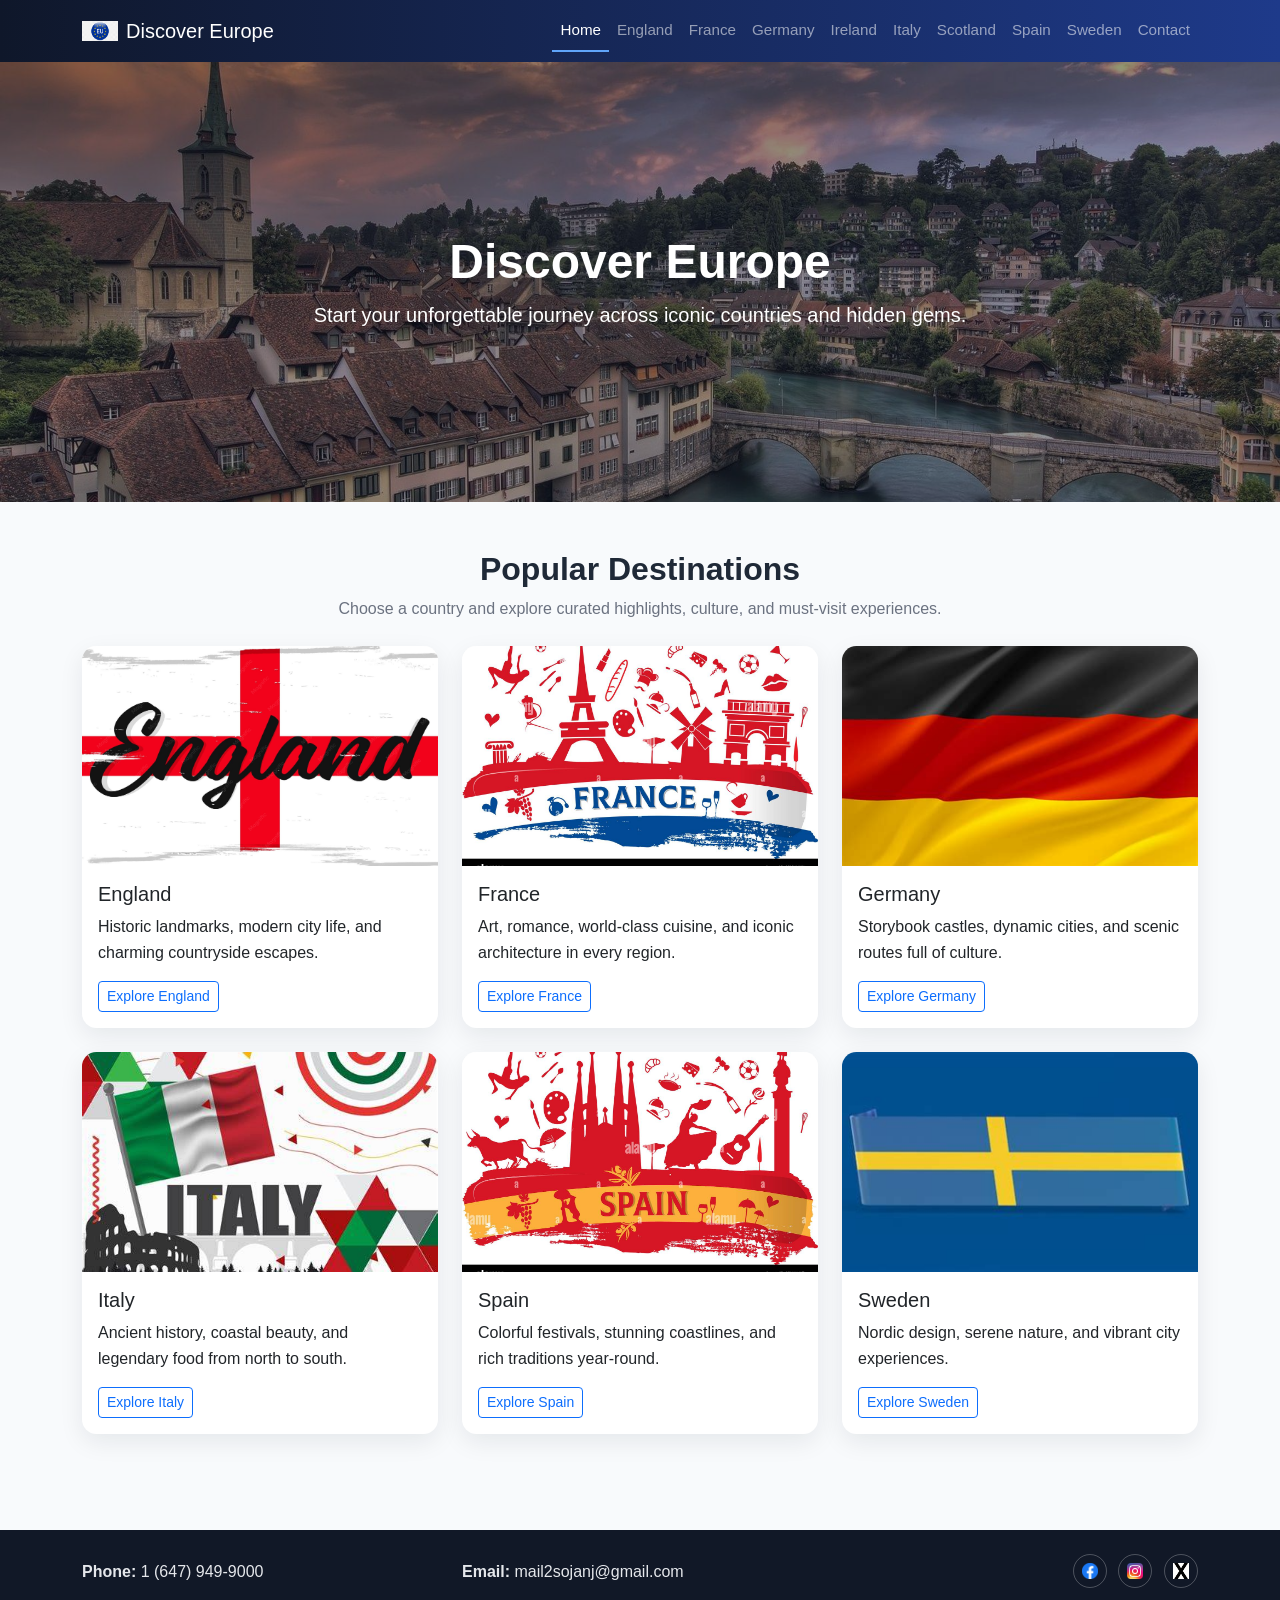
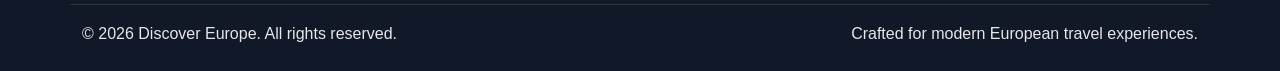
<file: index.html>
<!DOCTYPE html>
<html lang="en">
<head>
  <meta charset="UTF-8">
  <meta name="viewport" content="width=device-width, initial-scale=1.0">
  <title>Discover Europe | Home</title>
  <link href="https://cdn.jsdelivr.net/npm/bootstrap@5.3.3/dist/css/bootstrap.min.css" rel="stylesheet">
  <link rel="stylesheet" href="css/custom.css">
</head>
<body>
  <nav class="navbar navbar-expand-lg navbar-dark site-navbar sticky-top">
    <div class="container">
      <a class="navbar-brand d-flex align-items-center gap-2" href="index.html">
        <img src="./images/logo.png" alt="Discover Europe logo" class="site-logo">
        <span>Discover Europe</span>
      </a>
      <button class="navbar-toggler" type="button" data-bs-toggle="collapse" data-bs-target="#mainNavbar" aria-controls="mainNavbar" aria-expanded="false" aria-label="Toggle navigation">
        <span class="navbar-toggler-icon"></span>
      </button>
      <div class="collapse navbar-collapse" id="mainNavbar">
        <ul class="navbar-nav ms-auto mb-2 mb-lg-0">
          <li class="nav-item"><a class="nav-link active" aria-current="page" href="index.html">Home</a></li>
          <li class="nav-item"><a class="nav-link" href="england.html">England</a></li>
          <li class="nav-item"><a class="nav-link" href="france.html">France</a></li>
          <li class="nav-item"><a class="nav-link" href="germany.html">Germany</a></li>
          <li class="nav-item"><a class="nav-link" href="ireland.html">Ireland</a></li>
          <li class="nav-item"><a class="nav-link" href="italy.html">Italy</a></li>
          <li class="nav-item"><a class="nav-link" href="scotland.html">Scotland</a></li>
          <li class="nav-item"><a class="nav-link" href="spain.html">Spain</a></li>
          <li class="nav-item"><a class="nav-link" href="sweden.html">Sweden</a></li>
          <li class="nav-item"><a class="nav-link" href="contact.html">Contact</a></li>
        </ul>
      </div>
    </div>
  </nav>

  <header class="hero-banner position-relative">
    <img src="./images/banner-home.jpg" class="img-fluid w-100 banner-image" alt="European destinations collage">
    <div class="banner-overlay d-flex align-items-center justify-content-center text-center">
      <div class="container">
        <h1 class="display-5 fw-bold">Discover Europe</h1>
        <p class="lead mb-0">Start your unforgettable journey across iconic countries and hidden gems.</p>
      </div>
    </div>
  </header>

  <main class="py-5">
    <section class="container mb-5">
      <div class="row justify-content-center">
        <div class="col-12 col-lg-10 text-center">
          <h2 class="section-title">Popular Destinations</h2>
          <p class="section-subtitle">Choose a country and explore curated highlights, culture, and must-visit experiences.</p>
        </div>
      </div>
      <div class="row g-4">
        <div class="col-12 col-md-6 col-lg-4">
          <article class="card destination-card h-100">
            <img src="./images/banner-england.jpg" class="card-img-top" alt="England">
            <div class="card-body">
              <h3 class="h5 card-title">England</h3>
              <p class="card-text">Historic landmarks, modern city life, and charming countryside escapes.</p>
              <a href="england.html" class="btn btn-outline-primary btn-sm">Explore England</a>
            </div>
          </article>
        </div>
        <div class="col-12 col-md-6 col-lg-4">
          <article class="card destination-card h-100">
            <img src="./images/banner-france.jpg" class="card-img-top" alt="France">
            <div class="card-body">
              <h3 class="h5 card-title">France</h3>
              <p class="card-text">Art, romance, world-class cuisine, and iconic architecture in every region.</p>
              <a href="france.html" class="btn btn-outline-primary btn-sm">Explore France</a>
            </div>
          </article>
        </div>
        <div class="col-12 col-md-6 col-lg-4">
          <article class="card destination-card h-100">
            <img src="./images/banner-germany.jpg" class="card-img-top" alt="Germany">
            <div class="card-body">
              <h3 class="h5 card-title">Germany</h3>
              <p class="card-text">Storybook castles, dynamic cities, and scenic routes full of culture.</p>
              <a href="germany.html" class="btn btn-outline-primary btn-sm">Explore Germany</a>
            </div>
          </article>
        </div>
        <div class="col-12 col-md-6 col-lg-4">
          <article class="card destination-card h-100">
            <img src="./images/banner-italy.jpg" class="card-img-top" alt="Italy">
            <div class="card-body">
              <h3 class="h5 card-title">Italy</h3>
              <p class="card-text">Ancient history, coastal beauty, and legendary food from north to south.</p>
              <a href="italy.html" class="btn btn-outline-primary btn-sm">Explore Italy</a>
            </div>
          </article>
        </div>
        <div class="col-12 col-md-6 col-lg-4">
          <article class="card destination-card h-100">
            <img src="./images/banner-spain.jpg" class="card-img-top" alt="Spain">
            <div class="card-body">
              <h3 class="h5 card-title">Spain</h3>
              <p class="card-text">Colorful festivals, stunning coastlines, and rich traditions year-round.</p>
              <a href="spain.html" class="btn btn-outline-primary btn-sm">Explore Spain</a>
            </div>
          </article>
        </div>
        <div class="col-12 col-md-6 col-lg-4">
          <article class="card destination-card h-100">
            <img src="./images/banner-sweden.jpg" class="card-img-top" alt="Sweden">
            <div class="card-body">
              <h3 class="h5 card-title">Sweden</h3>
              <p class="card-text">Nordic design, serene nature, and vibrant city experiences.</p>
              <a href="sweden.html" class="btn btn-outline-primary btn-sm">Explore Sweden</a>
            </div>
          </article>
        </div>
      </div>
    </section>
  </main>

  <footer class="site-footer py-4">
    <div class="container">
      <div class="row gy-3 align-items-center footer-top pb-3 mb-3">
        <div class="col-12 col-md-4">
          <strong>Phone:</strong> 1 (647) 949-9000
        </div>
        <div class="col-12 col-md-4">
          <strong>Email:</strong> mail2sojanj@gmail.com
        </div>
        <div class="col-12 col-md-4 text-md-end social-icons">
          <a href="#" aria-label="Facebook"><img src="./icons/facebook.png" alt="Facebook icon"></a>
          <a href="#" aria-label="Instagram"><img src="./icons/instagram.png" alt="Instagram icon"></a>
          <a href="#" aria-label="Twitter"><img src="./icons/twitter.jpg" alt="Twitter icon"></a>
        </div>
      </div>
      <div class="row gy-2 align-items-center footer-bottom">
        <div class="col-12 col-md-6">
          &copy; 2026 Discover Europe. All rights reserved.
        </div>
        <div class="col-12 col-md-6 text-md-end">
          Crafted for modern European travel experiences.
        </div>
      </div>
    </div>
  </footer>

  <script src="https://cdn.jsdelivr.net/npm/bootstrap@5.3.3/dist/js/bootstrap.bundle.min.js"></script>
</body>
</html>
</file>
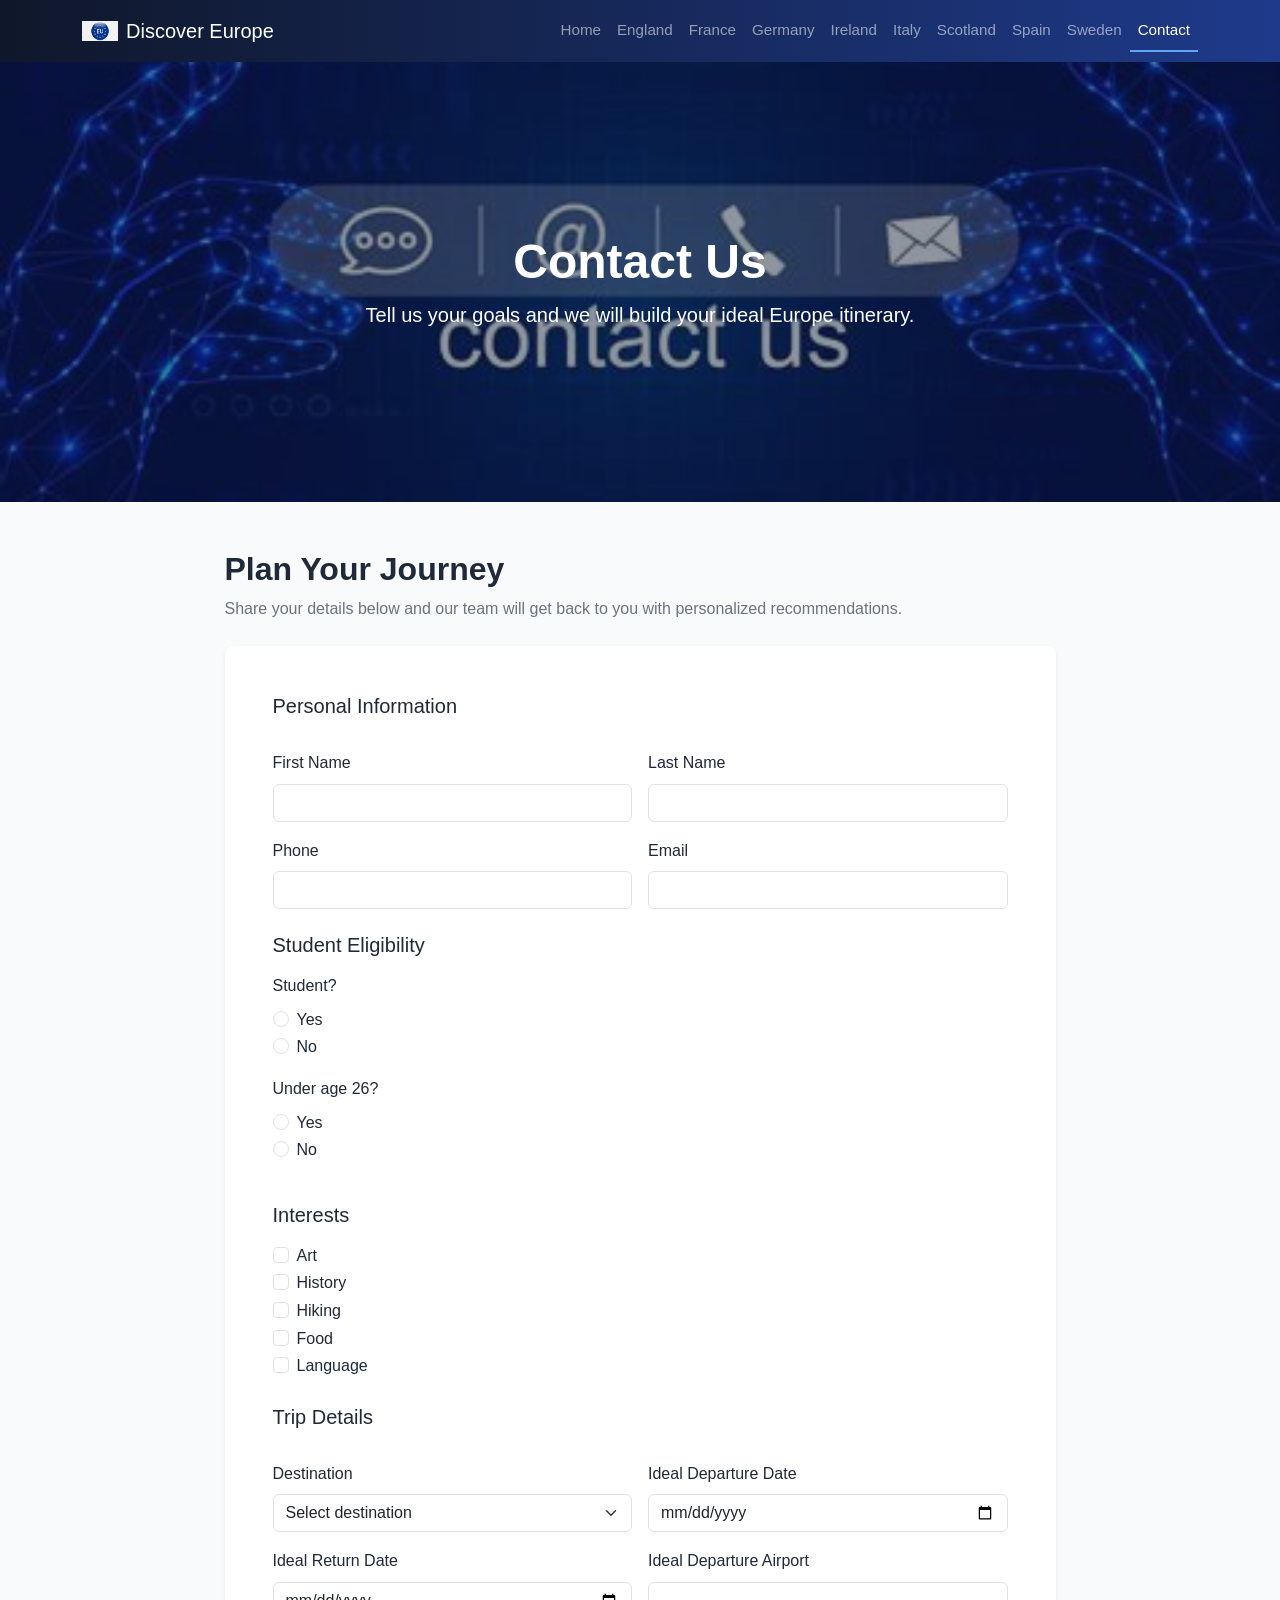
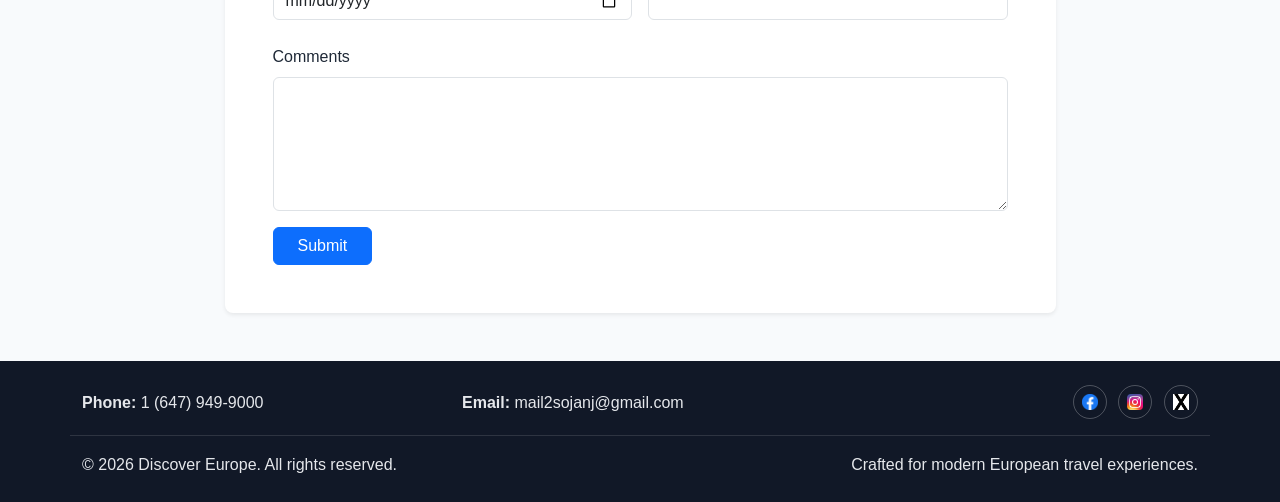
<file: contact.html>
<!DOCTYPE html>
<html lang="en">
<head>
  <meta charset="UTF-8">
  <meta name="viewport" content="width=device-width, initial-scale=1.0">
  <title>Discover Europe | Contact</title>
  <link href="https://cdn.jsdelivr.net/npm/bootstrap@5.3.3/dist/css/bootstrap.min.css" rel="stylesheet">
  <link rel="stylesheet" href="css/custom.css">
  <style>
    :focus {
      outline: 3px solid orange;
      outline-offset: 2px;
    }
  </style>
</head>
<body>
  <nav class="navbar navbar-expand-lg navbar-dark site-navbar sticky-top">
    <div class="container">
      <a class="navbar-brand d-flex align-items-center gap-2" href="index.html">
        <img src="./images/logo.png" alt="Discover Europe logo" class="site-logo">
        <span>Discover Europe</span>
      </a>
      <button class="navbar-toggler" type="button" data-bs-toggle="collapse" data-bs-target="#mainNavbar" aria-controls="mainNavbar" aria-expanded="false" aria-label="Toggle navigation">
        <span class="navbar-toggler-icon"></span>
      </button>
      <div class="collapse navbar-collapse" id="mainNavbar">
        <ul class="navbar-nav ms-auto mb-2 mb-lg-0">
          <li class="nav-item"><a class="nav-link" href="index.html">Home</a></li>
          <li class="nav-item"><a class="nav-link" href="england.html">England</a></li>
          <li class="nav-item"><a class="nav-link" href="france.html">France</a></li>
          <li class="nav-item"><a class="nav-link" href="germany.html">Germany</a></li>
          <li class="nav-item"><a class="nav-link" href="ireland.html">Ireland</a></li>
          <li class="nav-item"><a class="nav-link" href="italy.html">Italy</a></li>
          <li class="nav-item"><a class="nav-link" href="scotland.html">Scotland</a></li>
          <li class="nav-item"><a class="nav-link" href="spain.html">Spain</a></li>
          <li class="nav-item"><a class="nav-link" href="sweden.html">Sweden</a></li>
          <li class="nav-item"><a class="nav-link active" aria-current="page" href="contact.html">Contact</a></li>
        </ul>
      </div>
    </div>
  </nav>

  <header class="hero-banner position-relative">
    <img src="images/banner-contact.jpg" class="img-fluid w-100 banner-image" alt="Traveler planning a Europe trip">
    <div class="banner-overlay d-flex align-items-center justify-content-center text-center">
      <div class="container">
        <h1 class="display-5 fw-bold">Contact Us</h1>
        <p class="lead mb-0">Tell us your goals and we will build your ideal Europe itinerary.</p>
      </div>
    </div>
  </header>

  <main class="py-5">
    <section class="container">
      <div class="row justify-content-center">
        <div class="col-12 col-lg-10 col-xl-9">
          <h2 class="section-title">Plan Your Journey</h2>
          <p class="section-subtitle">Share your details below and our team will get back to you with personalized recommendations.</p>

          <form action="https://formspree.io/f/xkoyboga" method="POST" class="needs-validation contact-form p-4 p-md-5 rounded-3 shadow-sm" novalidate>
            <fieldset class="mb-4">
              <legend class="h5 mb-3">Personal Information</legend>
              <div class="row g-3">
                <div class="col-12 col-md-6">
                  <label for="first_name" class="form-label">First Name</label>
                  <input type="text" class="form-control" id="first_name" name="first_name" autocomplete="given-name" required>
                  <div class="valid-feedback">Looks good.</div>
                  <div class="invalid-feedback">Please enter your first name.</div>
                </div>
                <div class="col-12 col-md-6">
                  <label for="last_name" class="form-label">Last Name</label>
                  <input type="text" class="form-control" id="last_name" name="last_name" autocomplete="family-name" required>
                  <div class="valid-feedback">Looks good.</div>
                  <div class="invalid-feedback">Please enter your last name.</div>
                </div>
                <div class="col-12 col-md-6">
                  <label for="phone" class="form-label">Phone</label>
                  <input type="tel" class="form-control" id="phone" name="phone" autocomplete="tel" pattern="^[0-9+\-\s()]{7,20}$">
                  <div class="valid-feedback">Looks good.</div>
                  <div class="invalid-feedback">Please enter a valid phone number (7-20 digits, symbols allowed: + - ( )).</div>
                </div>
                <div class="col-12 col-md-6">
                  <label for="email" class="form-label">Email</label>
                  <input type="email" class="form-control" id="email" name="email" autocomplete="email" required>
                  <div class="valid-feedback">Looks good.</div>
                  <div class="invalid-feedback">Please enter a valid email address.</div>
                </div>
              </div>
            </fieldset>

            <fieldset class="mb-4">
              <legend class="h5 mb-3">Student Eligibility</legend>
              <div class="mb-3">
                <p class="form-label mb-2" id="student_yn_label">Student?</p>
                <div class="form-check">
                  <input class="form-check-input" type="radio" name="student_yn" id="student_yn_yes" value="Yes" aria-labelledby="student_yn_label" required>
                  <label class="form-check-label" for="student_yn_yes">Yes</label>
                </div>
                <div class="form-check">
                  <input class="form-check-input" type="radio" name="student_yn" id="student_yn_no" value="No" aria-labelledby="student_yn_label" required>
                  <label class="form-check-label" for="student_yn_no">No</label>
                </div>
                <div class="invalid-feedback" id="student_yn_feedback">Please choose an option.</div>
              </div>

              <div class="mb-3">
                <p class="form-label mb-2" id="under_26_label">Under age 26?</p>
                <div class="form-check">
                  <input class="form-check-input" type="radio" name="under_26" id="under_26_yes" value="Yes" aria-labelledby="under_26_label" required>
                  <label class="form-check-label" for="under_26_yes">Yes</label>
                </div>
                <div class="form-check">
                  <input class="form-check-input" type="radio" name="under_26" id="under_26_no" value="No" aria-labelledby="under_26_label" required>
                  <label class="form-check-label" for="under_26_no">No</label>
                </div>
                <div class="invalid-feedback" id="under_26_feedback">Please choose an option.</div>
              </div>
            </fieldset>

            <fieldset class="mb-4">
              <legend class="h5 mb-3">Interests</legend>
              <div class="form-check">
                <input class="form-check-input" type="checkbox" id="art" name="art" value="Art">
                <label class="form-check-label" for="art">Art</label>
              </div>
              <div class="form-check">
                <input class="form-check-input" type="checkbox" id="history" name="history" value="History">
                <label class="form-check-label" for="history">History</label>
              </div>
              <div class="form-check">
                <input class="form-check-input" type="checkbox" id="hiking" name="hiking" value="Hiking">
                <label class="form-check-label" for="hiking">Hiking</label>
              </div>
              <div class="form-check">
                <input class="form-check-input" type="checkbox" id="food" name="food" value="Food">
                <label class="form-check-label" for="food">Food</label>
              </div>
              <div class="form-check">
                <input class="form-check-input" type="checkbox" id="language" name="language" value="Language">
                <label class="form-check-label" for="language">Language</label>
              </div>
            </fieldset>

            <fieldset class="mb-4">
              <legend class="h5 mb-3">Trip Details</legend>
              <div class="row g-3">
                <div class="col-12 col-md-6">
                  <label for="destination" class="form-label">Destination</label>
                  <select class="form-select" id="destination" name="destination" required>
                    <option value="" selected disabled>Select destination</option>
                    <option value="England">England</option>
                    <option value="France">France</option>
                    <option value="Germany">Germany</option>
                    <option value="Ireland">Ireland</option>
                    <option value="Italy">Italy</option>
                    <option value="Scotland">Scotland</option>
                    <option value="Spain">Spain</option>
                    <option value="Sweden">Sweden</option>
                  </select>
                  <div class="valid-feedback">Looks good.</div>
                  <div class="invalid-feedback">Please select a destination.</div>
                </div>
                <div class="col-12 col-md-6">
                  <label for="ideal_departure_date" class="form-label">Ideal Departure Date</label>
                  <input type="date" class="form-control" id="ideal_departure_date" name="ideal_departure_date">
                  <div class="valid-feedback">Looks good.</div>
                  <div class="invalid-feedback">Please choose a valid departure date.</div>
                </div>
                <div class="col-12 col-md-6">
                  <label for="ideal_return_date" class="form-label">Ideal Return Date</label>
                  <input type="date" class="form-control" id="ideal_return_date" name="ideal_return_date">
                  <div class="valid-feedback">Looks good.</div>
                  <div class="invalid-feedback">Please choose a valid return date.</div>
                </div>
                <div class="col-12 col-md-6">
                  <label for="ideal_departure_airport" class="form-label">Ideal Departure Airport</label>
                  <input type="text" class="form-control" id="ideal_departure_airport" name="ideal_departure_airport">
                  <div class="valid-feedback">Looks good.</div>
                  <div class="invalid-feedback">Please enter an airport name.</div>
                </div>
              </div>
            </fieldset>

            <div class="mb-3">
              <label for="comments" class="form-label">Comments</label>
              <textarea class="form-control" id="comments" name="comments" rows="5"></textarea>
              <div class="valid-feedback">Looks good.</div>
              <div class="invalid-feedback">Please provide a valid message.</div>
            </div>

            <button type="submit" class="btn btn-primary px-4">Submit</button>
          </form>
        </div>
      </div>
    </section>
  </main>

  <footer class="site-footer py-4">
    <div class="container">
      <div class="row gy-3 align-items-center footer-top pb-3 mb-3">
        <div class="col-12 col-md-4">
          <strong>Phone:</strong> 1 (647) 949-9000
        </div>
        <div class="col-12 col-md-4">
          <strong>Email:</strong> mail2sojanj@gmail.com
        </div>
        <div class="col-12 col-md-4 text-md-end social-icons">
          <a href="#" aria-label="Facebook"><img src="./icons/facebook.png" alt="Facebook icon"></a>
          <a href="#" aria-label="Instagram"><img src="./icons/instagram.png" alt="Instagram icon"></a>
          <a href="#" aria-label="Twitter"><img src="./icons/twitter.jpg" alt="Twitter icon"></a>
        </div>
      </div>
      <div class="row gy-2 align-items-center footer-bottom">
        <div class="col-12 col-md-6">
          &copy; 2026 Discover Europe. All rights reserved.
        </div>
        <div class="col-12 col-md-6 text-md-end">
          Crafted for modern European travel experiences.
        </div>
      </div>
    </div>
  </footer>

  <script src="https://cdn.jsdelivr.net/npm/bootstrap@5.3.3/dist/js/bootstrap.bundle.min.js"></script>
  <script>
    (() => {
      'use strict';
      const forms = document.querySelectorAll('.needs-validation');
      const departureDateInput = document.getElementById('ideal_departure_date');
      const returnDateInput = document.getElementById('ideal_return_date');
      const studentRadios = document.querySelectorAll('input[name="student_yn"]');
      const under26Radios = document.querySelectorAll('input[name="under_26"]');

      const validateRadioGroup = (radios, feedbackId) => {
        const feedback = document.getElementById(feedbackId);
        const isChecked = Array.from(radios).some(radio => radio.checked);
        radios.forEach(radio => {
          radio.setCustomValidity(isChecked ? '' : 'Please choose an option.');
        });
        if (feedback) {
          feedback.style.display = isChecked ? 'none' : 'block';
        }
      };

      const validateDateRange = () => {
        if (!departureDateInput.value || !returnDateInput.value) {
          returnDateInput.setCustomValidity('');
          return;
        }

        if (returnDateInput.value < departureDateInput.value) {
          returnDateInput.setCustomValidity('Return date must be on or after departure date.');
        } else {
          returnDateInput.setCustomValidity('');
        }
      };

      departureDateInput.addEventListener('change', validateDateRange);
      returnDateInput.addEventListener('change', validateDateRange);
      studentRadios.forEach(radio => {
        radio.addEventListener('change', () => validateRadioGroup(studentRadios, 'student_yn_feedback'));
      });
      under26Radios.forEach(radio => {
        radio.addEventListener('change', () => validateRadioGroup(under26Radios, 'under_26_feedback'));
      });

      Array.from(forms).forEach(form => {
        form.addEventListener('submit', event => {
          validateDateRange();
          validateRadioGroup(studentRadios, 'student_yn_feedback');
          validateRadioGroup(under26Radios, 'under_26_feedback');
          if (!form.checkValidity()) {
            event.preventDefault();
            event.stopPropagation();
          }
          form.classList.add('was-validated');
        }, false);
      });
    })();
  </script>
</body>
</html>
</file>
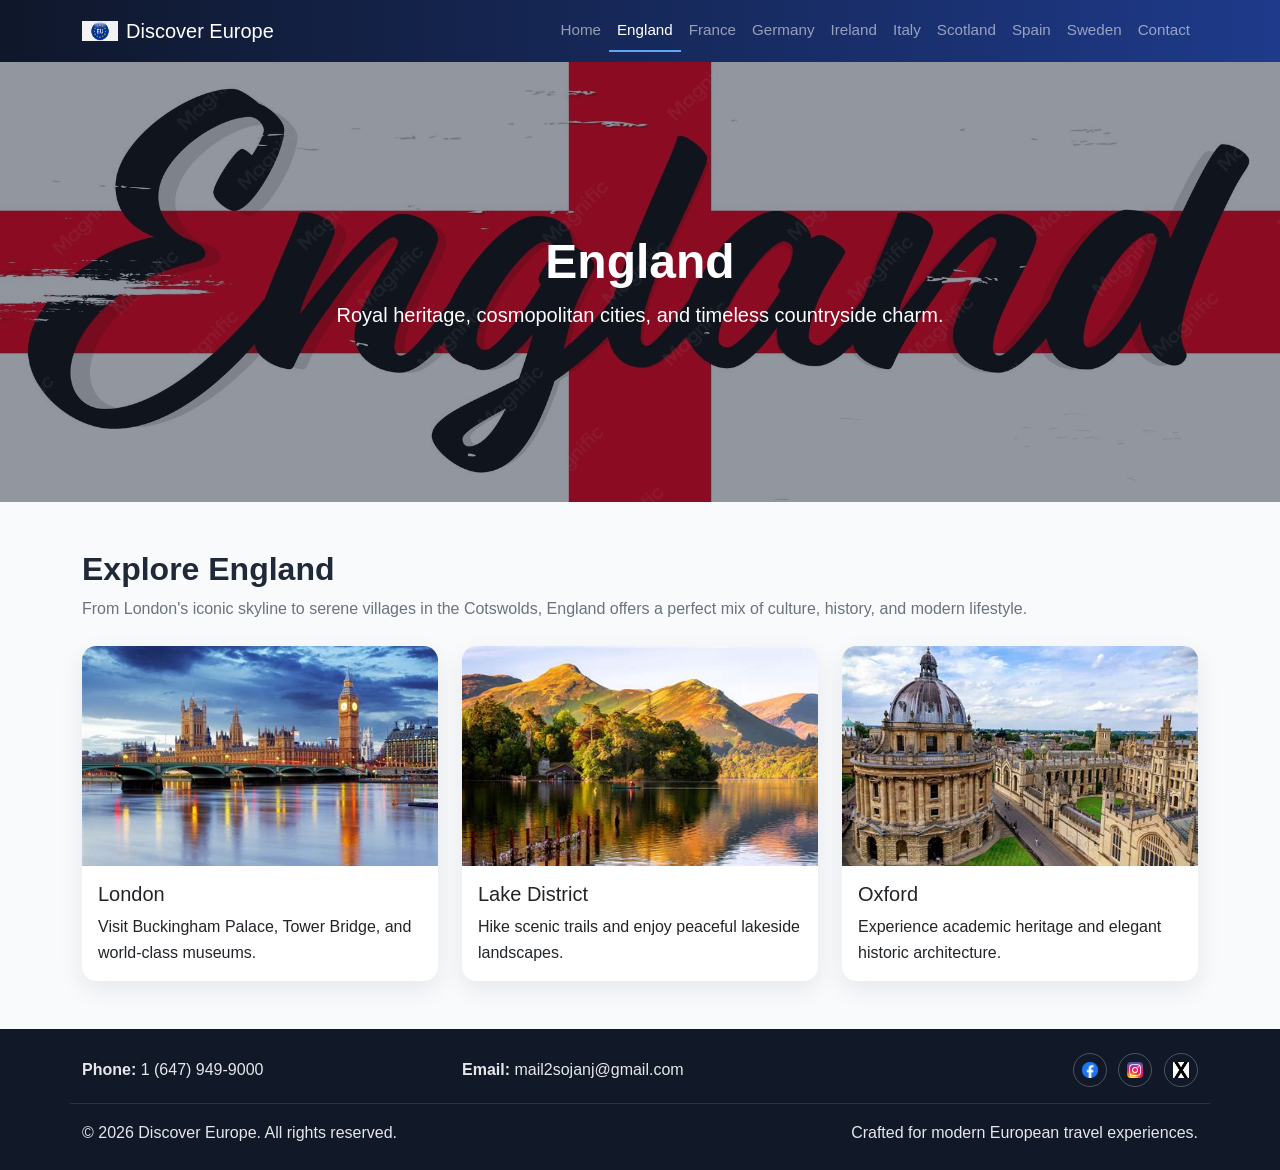
<file: england.html>
<!DOCTYPE html>
<html lang="en">
<head>
  <meta charset="UTF-8">
  <meta name="viewport" content="width=device-width, initial-scale=1.0">
  <title>Discover Europe | England</title>
  <link href="https://cdn.jsdelivr.net/npm/bootstrap@5.3.3/dist/css/bootstrap.min.css" rel="stylesheet">
  <link rel="stylesheet" href="css/custom.css">
</head>
<body>
  <nav class="navbar navbar-expand-lg navbar-dark site-navbar sticky-top">
    <div class="container">
      <a class="navbar-brand d-flex align-items-center gap-2" href="index.html">
        <img src="images/logo.png" alt="Discover Europe logo" class="site-logo">
        <span>Discover Europe</span>
      </a>
      <button class="navbar-toggler" type="button" data-bs-toggle="collapse" data-bs-target="#mainNavbar" aria-controls="mainNavbar" aria-expanded="false" aria-label="Toggle navigation">
        <span class="navbar-toggler-icon"></span>
      </button>
      <div class="collapse navbar-collapse" id="mainNavbar">
        <ul class="navbar-nav ms-auto mb-2 mb-lg-0">
          <li class="nav-item"><a class="nav-link" href="index.html">Home</a></li>
          <li class="nav-item"><a class="nav-link active" aria-current="page" href="england.html">England</a></li>
          <li class="nav-item"><a class="nav-link" href="france.html">France</a></li>
          <li class="nav-item"><a class="nav-link" href="germany.html">Germany</a></li>
          <li class="nav-item"><a class="nav-link" href="ireland.html">Ireland</a></li>
          <li class="nav-item"><a class="nav-link" href="italy.html">Italy</a></li>
          <li class="nav-item"><a class="nav-link" href="scotland.html">Scotland</a></li>
          <li class="nav-item"><a class="nav-link" href="spain.html">Spain</a></li>
          <li class="nav-item"><a class="nav-link" href="sweden.html">Sweden</a></li>
          <li class="nav-item"><a class="nav-link" href="contact.html">Contact</a></li>
        </ul>
      </div>
    </div>
  </nav>

  <header class="hero-banner position-relative">
    <img src="images/banner-england.jpg" class="img-fluid w-100 banner-image" alt="England banner">
    <div class="banner-overlay d-flex align-items-center justify-content-center text-center">
      <div class="container">
        <h1 class="display-5 fw-bold">England</h1>
        <p class="lead mb-0">Royal heritage, cosmopolitan cities, and timeless countryside charm.</p>
      </div>
    </div>
  </header>

  <main class="py-5">
    <section class="container">
      <h2 class="section-title">Explore England</h2>
      <p class="section-subtitle">From London's iconic skyline to serene villages in the Cotswolds, England offers a perfect mix of culture, history, and modern lifestyle.</p>
      <div class="row g-4">
        <div class="col-12 col-md-6 col-lg-4">
          <article class="card destination-card h-100">
            <img src="./images/england-london.jpg" class="card-img-top" alt="London">
            <div class="card-body"><h3 class="h5 card-title">London</h3><p class="card-text">Visit Buckingham Palace, Tower Bridge, and world-class museums.</p></div>
          </article>
        </div>
        <div class="col-12 col-md-6 col-lg-4">
          <article class="card destination-card h-100">
            <img src="./images/england-lake-district.jpg" class="card-img-top" alt="Lake District">
            <div class="card-body"><h3 class="h5 card-title">Lake District</h3><p class="card-text">Hike scenic trails and enjoy peaceful lakeside landscapes.</p></div>
          </article>
        </div>
        <div class="col-12 col-md-6 col-lg-4">
          <article class="card destination-card h-100">
            <img src="./images/england-oxford.jpg" class="card-img-top" alt="Oxford">
            <div class="card-body"><h3 class="h5 card-title">Oxford</h3><p class="card-text">Experience academic heritage and elegant historic architecture.</p></div>
          </article>
        </div>
      </div>
    </section>
  </main>

  <footer class="site-footer py-4">
    <div class="container">
      <div class="row gy-3 align-items-center footer-top pb-3 mb-3">
        <div class="col-12 col-md-4"><strong>Phone:</strong> 1 (647) 949-9000</div>
        <div class="col-12 col-md-4"><strong>Email:</strong> mail2sojanj@gmail.com</div>
        <div class="col-12 col-md-4 text-md-end social-icons">
          <a href="#" aria-label="Facebook"><img src="./icons/facebook.png" alt="Facebook icon"></a>
          <a href="#" aria-label="Instagram"><img src="./icons/instagram.png" alt="Instagram icon"></a>
          <a href="#" aria-label="Twitter"><img src="./icons/twitter.jpg" alt="Twitter icon"></a>
        </div>
      </div>
      <div class="row gy-2 align-items-center footer-bottom">
        <div class="col-12 col-md-6">&copy; 2026 Discover Europe. All rights reserved.</div>
        <div class="col-12 col-md-6 text-md-end">Crafted for modern European travel experiences.</div>
      </div>
    </div>
  </footer>

  <script src="https://cdn.jsdelivr.net/npm/bootstrap@5.3.3/dist/js/bootstrap.bundle.min.js"></script>
</body>
</html>
</file>
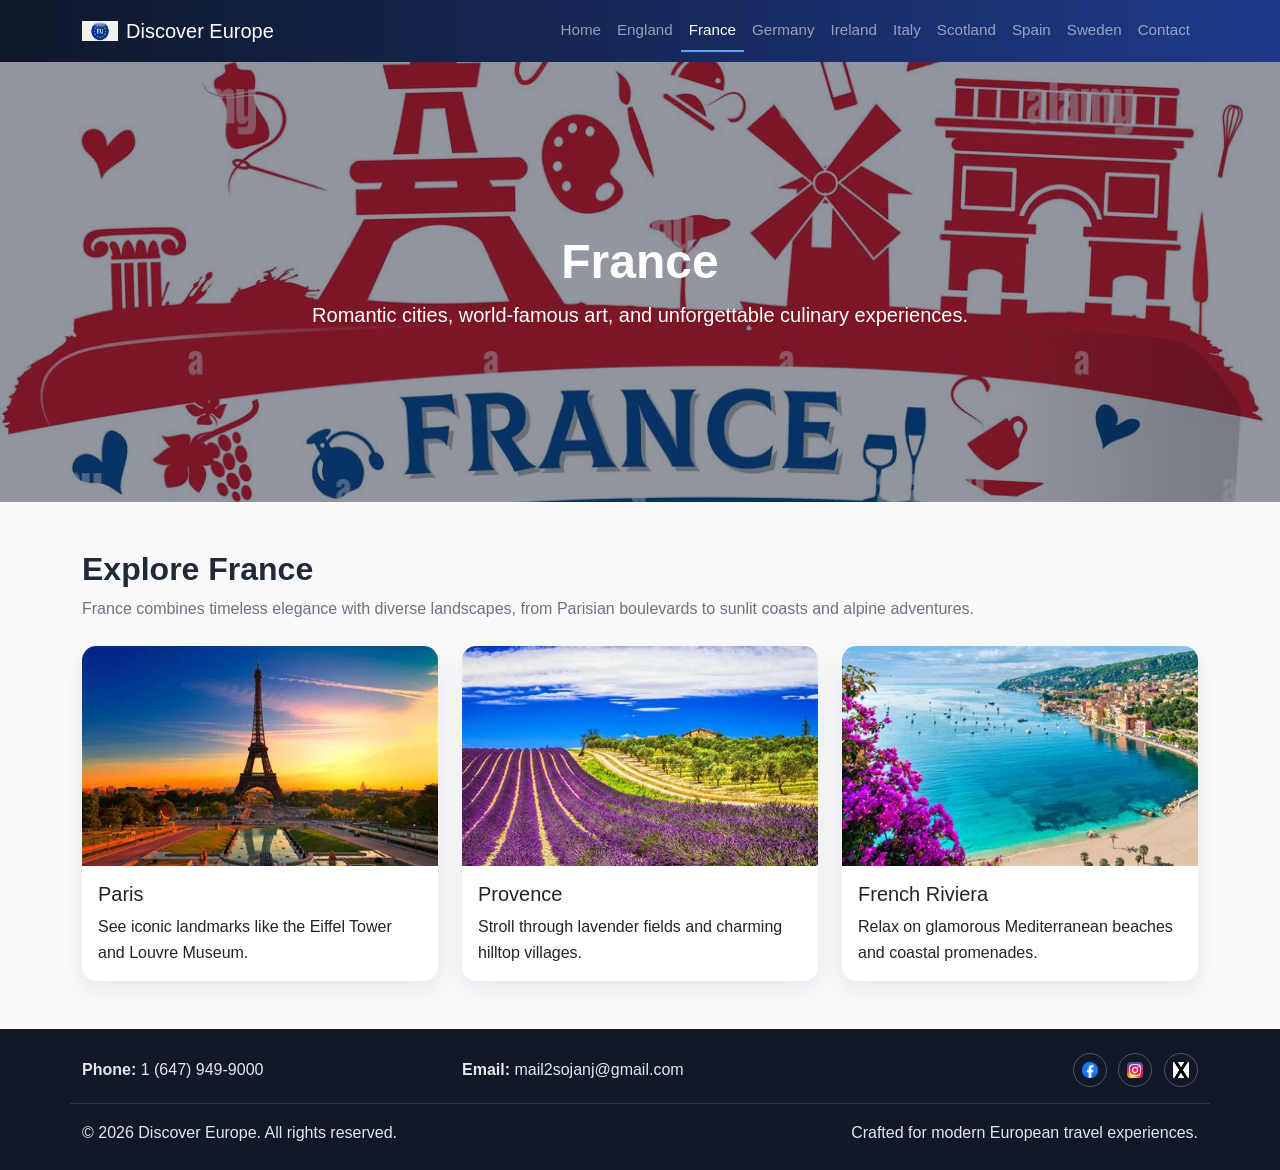
<file: france.html>
<!DOCTYPE html>
<html lang="en">
<head>
  <meta charset="UTF-8">
  <meta name="viewport" content="width=device-width, initial-scale=1.0">
  <title>Discover Europe | France</title>
  <link href="https://cdn.jsdelivr.net/npm/bootstrap@5.3.3/dist/css/bootstrap.min.css" rel="stylesheet">
  <link rel="stylesheet" href="css/custom.css">
</head>
<body>
  <nav class="navbar navbar-expand-lg navbar-dark site-navbar sticky-top">
    <div class="container">
      <a class="navbar-brand d-flex align-items-center gap-2" href="index.html">
        <img src="./images/logo.png" alt="Discover Europe logo" class="site-logo">
        <span>Discover Europe</span>
      </a>
      <button class="navbar-toggler" type="button" data-bs-toggle="collapse" data-bs-target="#mainNavbar">
        <span class="navbar-toggler-icon"></span>
      </button>
      <div class="collapse navbar-collapse" id="mainNavbar">
        <ul class="navbar-nav ms-auto mb-2 mb-lg-0">
          <li class="nav-item"><a class="nav-link" href="index.html">Home</a></li>
          <li class="nav-item"><a class="nav-link" href="england.html">England</a></li>
          <li class="nav-item"><a class="nav-link active" aria-current="page" href="france.html">France</a></li>
          <li class="nav-item"><a class="nav-link" href="germany.html">Germany</a></li>
          <li class="nav-item"><a class="nav-link" href="ireland.html">Ireland</a></li>
          <li class="nav-item"><a class="nav-link" href="italy.html">Italy</a></li>
          <li class="nav-item"><a class="nav-link" href="scotland.html">Scotland</a></li>
          <li class="nav-item"><a class="nav-link" href="spain.html">Spain</a></li>
          <li class="nav-item"><a class="nav-link" href="sweden.html">Sweden</a></li>
          <li class="nav-item"><a class="nav-link" href="contact.html">Contact</a></li>
        </ul>
      </div>
    </div>
  </nav>
  <header class="hero-banner position-relative">
    <img src="./images/banner-france.jpg" class="img-fluid w-100 banner-image" alt="France banner">
    <div class="banner-overlay d-flex align-items-center justify-content-center text-center">
      <div class="container">
        <h1 class="display-5 fw-bold">France</h1>
        <p class="lead mb-0">Romantic cities, world-famous art, and unforgettable culinary experiences.</p>
      </div>
    </div>
  </header>
  <main class="py-5">
    <section class="container">
      <h2 class="section-title">Explore France</h2>
      <p class="section-subtitle">France combines timeless elegance with diverse landscapes, from Parisian boulevards to sunlit coasts and alpine adventures.</p>
      <div class="row g-4">
        <div class="col-12 col-md-6 col-lg-4">
          <article class="card destination-card h-100">
            <img src="./images/france-paris.jpg" class="card-img-top" alt="Paris">
            <div class="card-body"><h3 class="h5 card-title">Paris</h3><p class="card-text">See iconic landmarks like the Eiffel Tower and Louvre Museum.</p></div>
          </article>
        </div>
        <div class="col-12 col-md-6 col-lg-4">
          <article class="card destination-card h-100">
            <img src="./images/france-provence.jpg" class="card-img-top" alt="Provence">
            <div class="card-body"><h3 class="h5 card-title">Provence</h3><p class="card-text">Stroll through lavender fields and charming hilltop villages.</p></div>
          </article>
        </div>
        <div class="col-12 col-md-6 col-lg-4">
          <article class="card destination-card h-100">
            <img src="./images/france-riviera.jpg" class="card-img-top" alt="French Riviera">
            <div class="card-body"><h3 class="h5 card-title">French Riviera</h3><p class="card-text">Relax on glamorous Mediterranean beaches and coastal promenades.</p></div>
          </article>
        </div>
      </div>
    </section>
  </main>
  <footer class="site-footer py-4">
    <div class="container">
      <div class="row gy-3 align-items-center footer-top pb-3 mb-3">
        <div class="col-12 col-md-4"><strong>Phone:</strong> 1 (647) 949-9000</div>
        <div class="col-12 col-md-4"><strong>Email:</strong> mail2sojanj@gmail.com</div>
        <div class="col-12 col-md-4 text-md-end social-icons">
              <a href="#" aria-label="Facebook"><img src="./icons/facebook.png" alt="Facebook icon"></a>
          <a href="#" aria-label="Instagram"><img src="./icons/instagram.png" alt="Instagram icon"></a>
          <a href="#" aria-label="Twitter"><img src="./icons/twitter.jpg" alt="Twitter icon"></a>
        </div>
      </div>
      <div class="row gy-2 align-items-center footer-bottom">
        <div class="col-12 col-md-6">&copy; 2026 Discover Europe. All rights reserved.</div>
        <div class="col-12 col-md-6 text-md-end">Crafted for modern European travel experiences.</div>
      </div>
    </div>
  </footer>
  <script src="https://cdn.jsdelivr.net/npm/bootstrap@5.3.3/dist/js/bootstrap.bundle.min.js"></script>
</body>
</html>
</file>
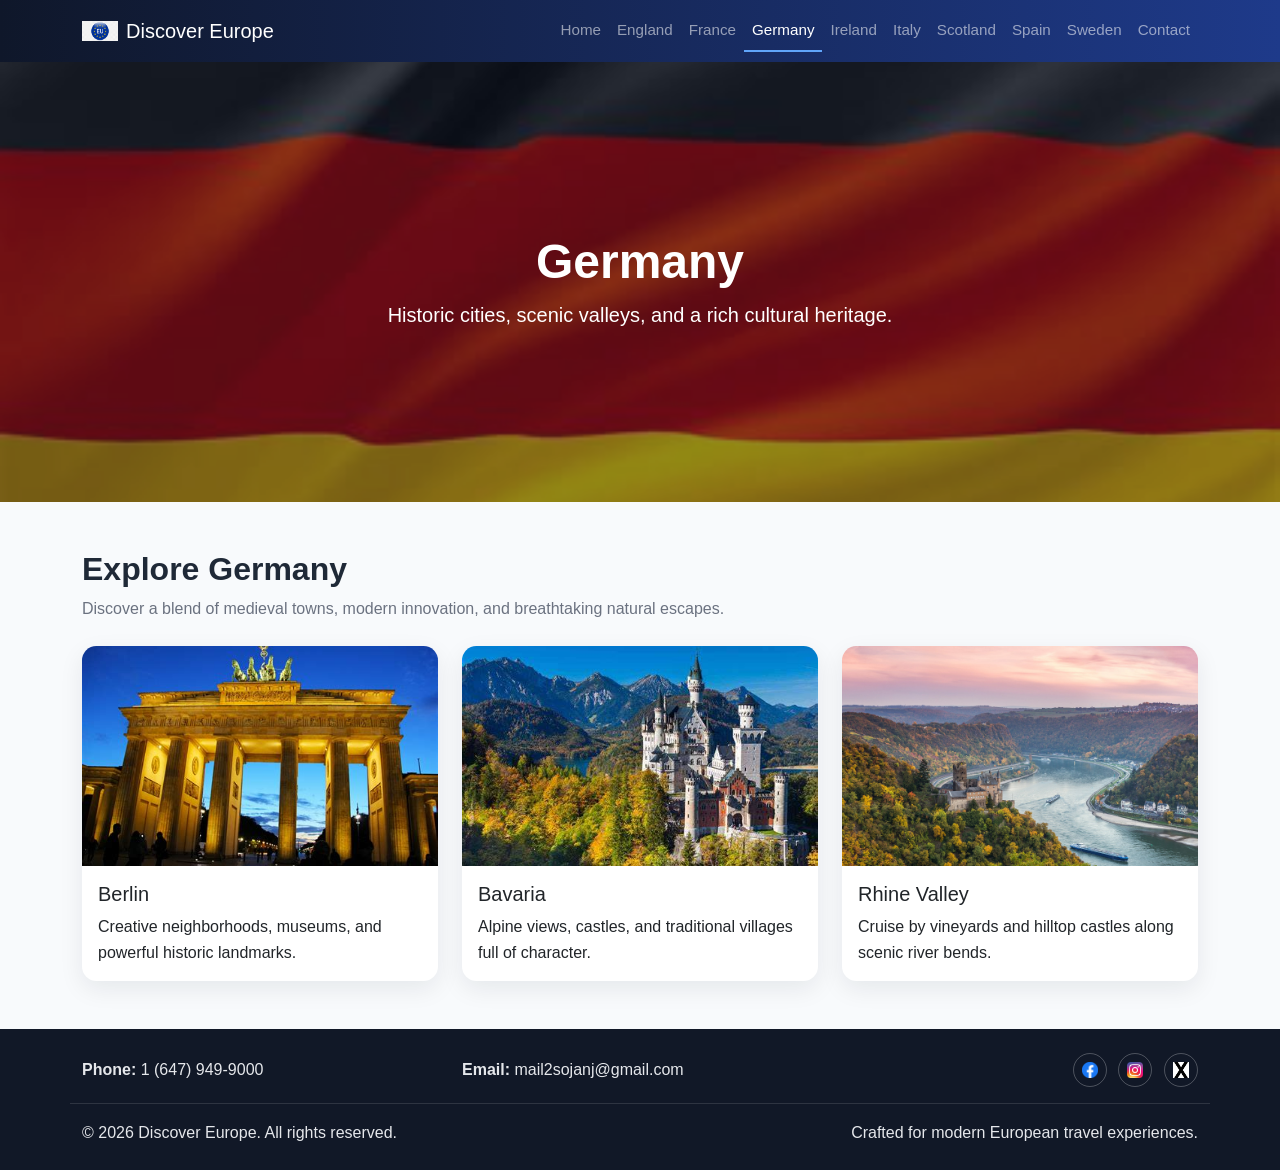
<file: germany.html>
<!DOCTYPE html>
<html lang="en">
<head>
  <meta charset="UTF-8">
  <meta name="viewport" content="width=device-width, initial-scale=1.0">
  <title>Discover Europe | Germany</title>
  <link href="https://cdn.jsdelivr.net/npm/bootstrap@5.3.3/dist/css/bootstrap.min.css" rel="stylesheet">
  <link rel="stylesheet" href="css/custom.css">
</head>
<body>
  <nav class="navbar navbar-expand-lg navbar-dark site-navbar sticky-top">
    <div class="container">
      <a class="navbar-brand d-flex align-items-center gap-2" href="index.html">
        <img src="./images/logo.png" alt="Discover Europe logo" class="site-logo">
        <span>Discover Europe</span>
      </a>
      <button class="navbar-toggler" type="button" data-bs-toggle="collapse" data-bs-target="#mainNavbar" aria-controls="mainNavbar" aria-expanded="false" aria-label="Toggle navigation">
        <span class="navbar-toggler-icon"></span>
      </button>
      <div class="collapse navbar-collapse" id="mainNavbar">
        <ul class="navbar-nav ms-auto mb-2 mb-lg-0">
          <li class="nav-item"><a class="nav-link" href="index.html">Home</a></li>
          <li class="nav-item"><a class="nav-link" href="england.html">England</a></li>
          <li class="nav-item"><a class="nav-link" href="france.html">France</a></li>
          <li class="nav-item"><a class="nav-link active" aria-current="page" href="germany.html">Germany</a></li>
          <li class="nav-item"><a class="nav-link" href="ireland.html">Ireland</a></li>
          <li class="nav-item"><a class="nav-link" href="italy.html">Italy</a></li>
          <li class="nav-item"><a class="nav-link" href="scotland.html">Scotland</a></li>
          <li class="nav-item"><a class="nav-link" href="spain.html">Spain</a></li>
          <li class="nav-item"><a class="nav-link" href="sweden.html">Sweden</a></li>
          <li class="nav-item"><a class="nav-link" href="contact.html">Contact</a></li>
        </ul>
      </div>
    </div>
  </nav>
  <header class="hero-banner position-relative">
    <img src="./images/banner-germany.jpg" class="img-fluid w-100 banner-image" alt="Germany banner">
    <div class="banner-overlay d-flex align-items-center justify-content-center text-center">
      <div class="container">
        <h1 class="display-5 fw-bold">Germany</h1>
        <p class="lead mb-0">Historic cities, scenic valleys, and a rich cultural heritage.</p>
      </div>
    </div>
  </header>
  <main class="py-5">
    <section class="container">
      <h2 class="section-title">Explore Germany</h2>
      <p class="section-subtitle">Discover a blend of medieval towns, modern innovation, and breathtaking natural escapes.</p>
      <div class="row g-4">
        <div class="col-12 col-md-6 col-lg-4">
          <article class="card destination-card h-100">
            <img src="./images/germany-berlin.jpg" class="card-img-top" alt="Berlin">
            <div class="card-body"><h3 class="h5 card-title">Berlin</h3><p class="card-text">Creative neighborhoods, museums, and powerful historic landmarks.</p></div>
          </article>
        </div>
        <div class="col-12 col-md-6 col-lg-4">
          <article class="card destination-card h-100">
            <img src="./images/germany-bavaria.jpg" class="card-img-top" alt="Bavaria">
            <div class="card-body"><h3 class="h5 card-title">Bavaria</h3><p class="card-text">Alpine views, castles, and traditional villages full of character.</p></div>
          </article>
        </div>
        <div class="col-12 col-md-6 col-lg-4">
          <article class="card destination-card h-100">
            <img src="./images/germany-rhine.jpg" class="card-img-top" alt="Rhine Valley">
            <div class="card-body"><h3 class="h5 card-title">Rhine Valley</h3><p class="card-text">Cruise by vineyards and hilltop castles along scenic river bends.</p></div>
          </article>
        </div>
      </div>
    </section>
  </main>
  <footer class="site-footer py-4">
    <div class="container">
      <div class="row gy-3 align-items-center footer-top pb-3 mb-3">
        <div class="col-12 col-md-4"><strong>Phone:</strong> 1 (647) 949-9000</div>
        <div class="col-12 col-md-4"><strong>Email:</strong> mail2sojanj@gmail.com</div>
        <div class="col-12 col-md-4 text-md-end social-icons">
          <a href="#" aria-label="Facebook"><img src="./icons/facebook.png" alt="Facebook icon"></a>
          <a href="#" aria-label="Instagram"><img src="./icons/instagram.png" alt="Instagram icon"></a>
          <a href="#" aria-label="Twitter"><img src="./icons/twitter.jpg" alt="Twitter icon"></a>
        </div>
      </div>
      <div class="row gy-2 align-items-center footer-bottom">
        <div class="col-12 col-md-6">&copy; 2026 Discover Europe. All rights reserved.</div>
        <div class="col-12 col-md-6 text-md-end">Crafted for modern European travel experiences.</div>
      </div>
    </div>
  </footer>
  <script src="https://cdn.jsdelivr.net/npm/bootstrap@5.3.3/dist/js/bootstrap.bundle.min.js"></script>
</body>
</html>
</file>
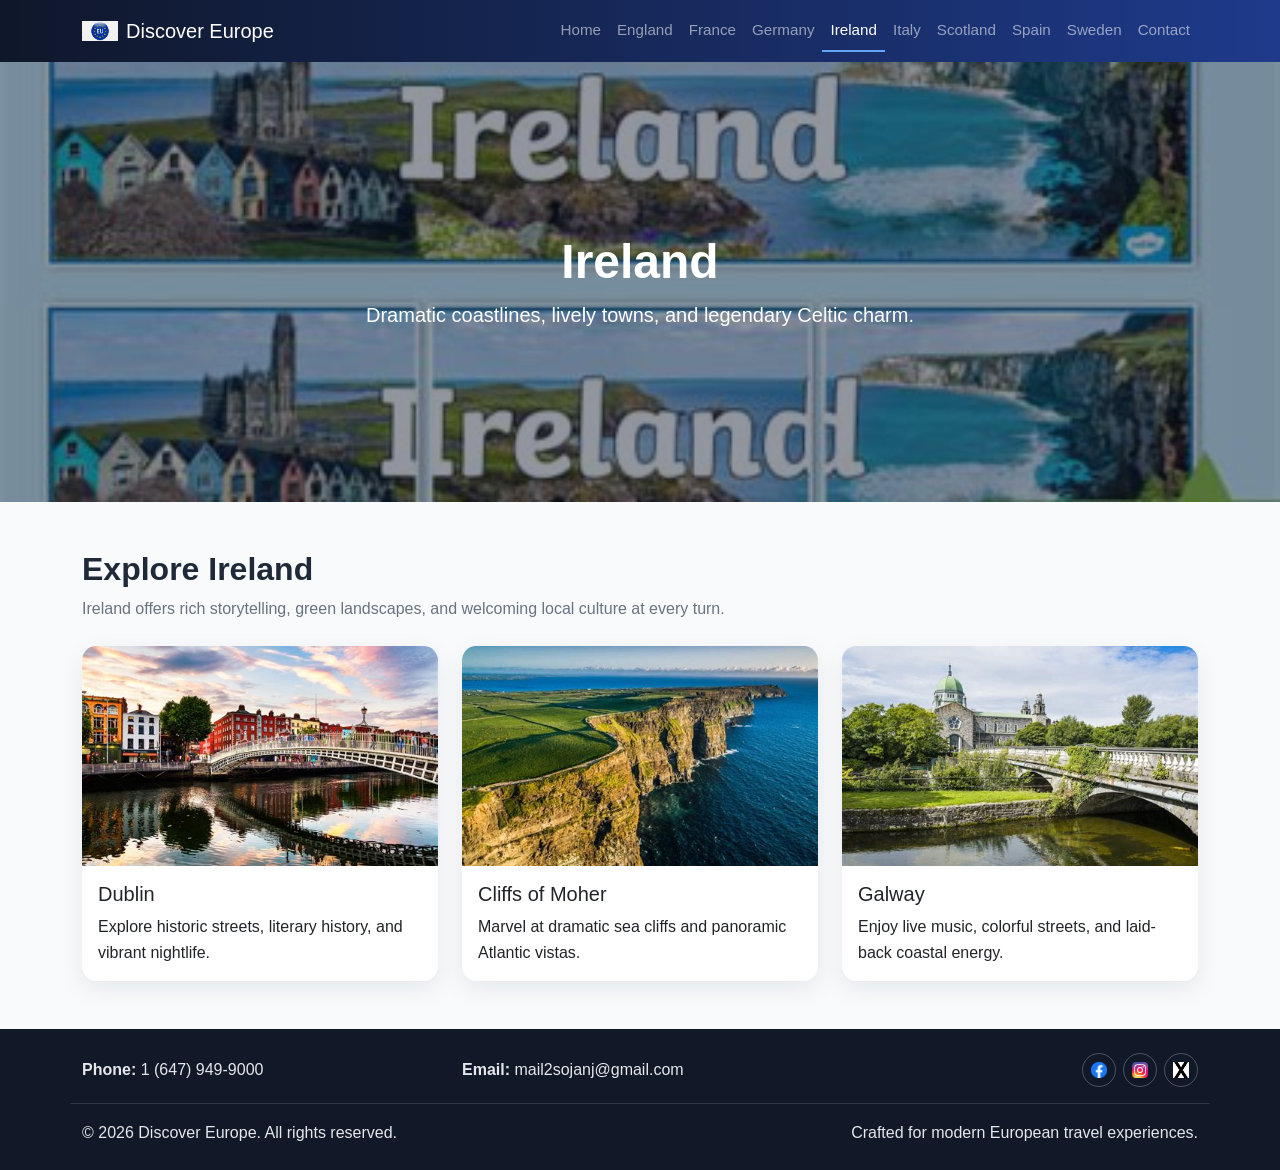
<file: ireland.html>
<!DOCTYPE html>
<html lang="en">
<head>
  <meta charset="UTF-8">
  <meta name="viewport" content="width=device-width, initial-scale=1.0">
  <title>Discover Europe | Ireland</title>
  <link href="https://cdn.jsdelivr.net/npm/bootstrap@5.3.3/dist/css/bootstrap.min.css" rel="stylesheet">
  <link rel="stylesheet" href="css/custom.css">
</head>
<body>
  <nav class="navbar navbar-expand-lg navbar-dark site-navbar sticky-top">
    <div class="container">
      <a class="navbar-brand d-flex align-items-center gap-2" href="index.html"><img src="./images/logo.png" alt="Discover Europe logo" class="site-logo"><span>Discover Europe</span></a>
      <button class="navbar-toggler" type="button" data-bs-toggle="collapse" data-bs-target="#mainNavbar"><span class="navbar-toggler-icon"></span></button>
      <div class="collapse navbar-collapse" id="mainNavbar">
        <ul class="navbar-nav ms-auto mb-2 mb-lg-0">
          <li class="nav-item"><a class="nav-link" href="index.html">Home</a></li><li class="nav-item"><a class="nav-link" href="england.html">England</a></li><li class="nav-item"><a class="nav-link" href="france.html">France</a></li><li class="nav-item"><a class="nav-link" href="germany.html">Germany</a></li><li class="nav-item"><a class="nav-link active" aria-current="page" href="ireland.html">Ireland</a></li><li class="nav-item"><a class="nav-link" href="italy.html">Italy</a></li><li class="nav-item"><a class="nav-link" href="scotland.html">Scotland</a></li><li class="nav-item"><a class="nav-link" href="spain.html">Spain</a></li><li class="nav-item"><a class="nav-link" href="sweden.html">Sweden</a></li><li class="nav-item"><a class="nav-link" href="contact.html">Contact</a></li>
        </ul>
      </div>
    </div>
  </nav>
  <header class="hero-banner position-relative">
    <img src="./images/banner-ireland.jpg" class="img-fluid w-100 banner-image" alt="Ireland banner">
    <div class="banner-overlay d-flex align-items-center justify-content-center text-center">
      <div class="container"><h1 class="display-5 fw-bold">Ireland</h1><p class="lead mb-0">Dramatic coastlines, lively towns, and legendary Celtic charm.</p></div>
    </div>
  </header>
  <main class="py-5">
    <section class="container">
      <h2 class="section-title">Explore Ireland</h2>
      <p class="section-subtitle">Ireland offers rich storytelling, green landscapes, and welcoming local culture at every turn.</p>
      <div class="row g-4">
        <div class="col-12 col-md-6 col-lg-4"><article class="card destination-card h-100"><img src="./images/ireland-dublin.jpg" class="card-img-top" alt="Dublin"><div class="card-body"><h3 class="h5 card-title">Dublin</h3><p class="card-text">Explore historic streets, literary history, and vibrant nightlife.</p></div></article></div>
        <div class="col-12 col-md-6 col-lg-4"><article class="card destination-card h-100"><img src="./images/ireland-cliffs.jpg" class="card-img-top" alt="Cliffs of Moher"><div class="card-body"><h3 class="h5 card-title">Cliffs of Moher</h3><p class="card-text">Marvel at dramatic sea cliffs and panoramic Atlantic vistas.</p></div></article></div>
        <div class="col-12 col-md-6 col-lg-4"><article class="card destination-card h-100"><img src="./images/ireland-galway.jpg" class="card-img-top" alt="Galway"><div class="card-body"><h3 class="h5 card-title">Galway</h3><p class="card-text">Enjoy live music, colorful streets, and laid-back coastal energy.</p></div></article></div>
      </div>
    </section>
  </main>
  <footer class="site-footer py-4">
    <div class="container">
      <div class="row gy-3 align-items-center footer-top pb-3 mb-3">
        <div class="col-12 col-md-4"><strong>Phone:</strong> 1 (647) 949-9000</div>
        <div class="col-12 col-md-4"><strong>Email:</strong> mail2sojanj@gmail.com</div>
          <div class="col-12 col-md-4 text-md-end social-icons"><a href="#" aria-label="Facebook"><img src="./icons/facebook.png" alt="Facebook icon"></a><a href="#" aria-label="Instagram"><img src="./icons/instagram.png" alt="Instagram icon"></a><a href="#" aria-label="Twitter"><img src="./icons/twitter.jpg" alt="Twitter icon"></a></div>
      </div>
      <div class="row gy-2 align-items-center footer-bottom"><div class="col-12 col-md-6">&copy; 2026 Discover Europe. All rights reserved.</div><div class="col-12 col-md-6 text-md-end">Crafted for modern European travel experiences.</div></div>
    </div>
  </footer>
  <script src="https://cdn.jsdelivr.net/npm/bootstrap@5.3.3/dist/js/bootstrap.bundle.min.js"></script>
</body>
</html>
</file>
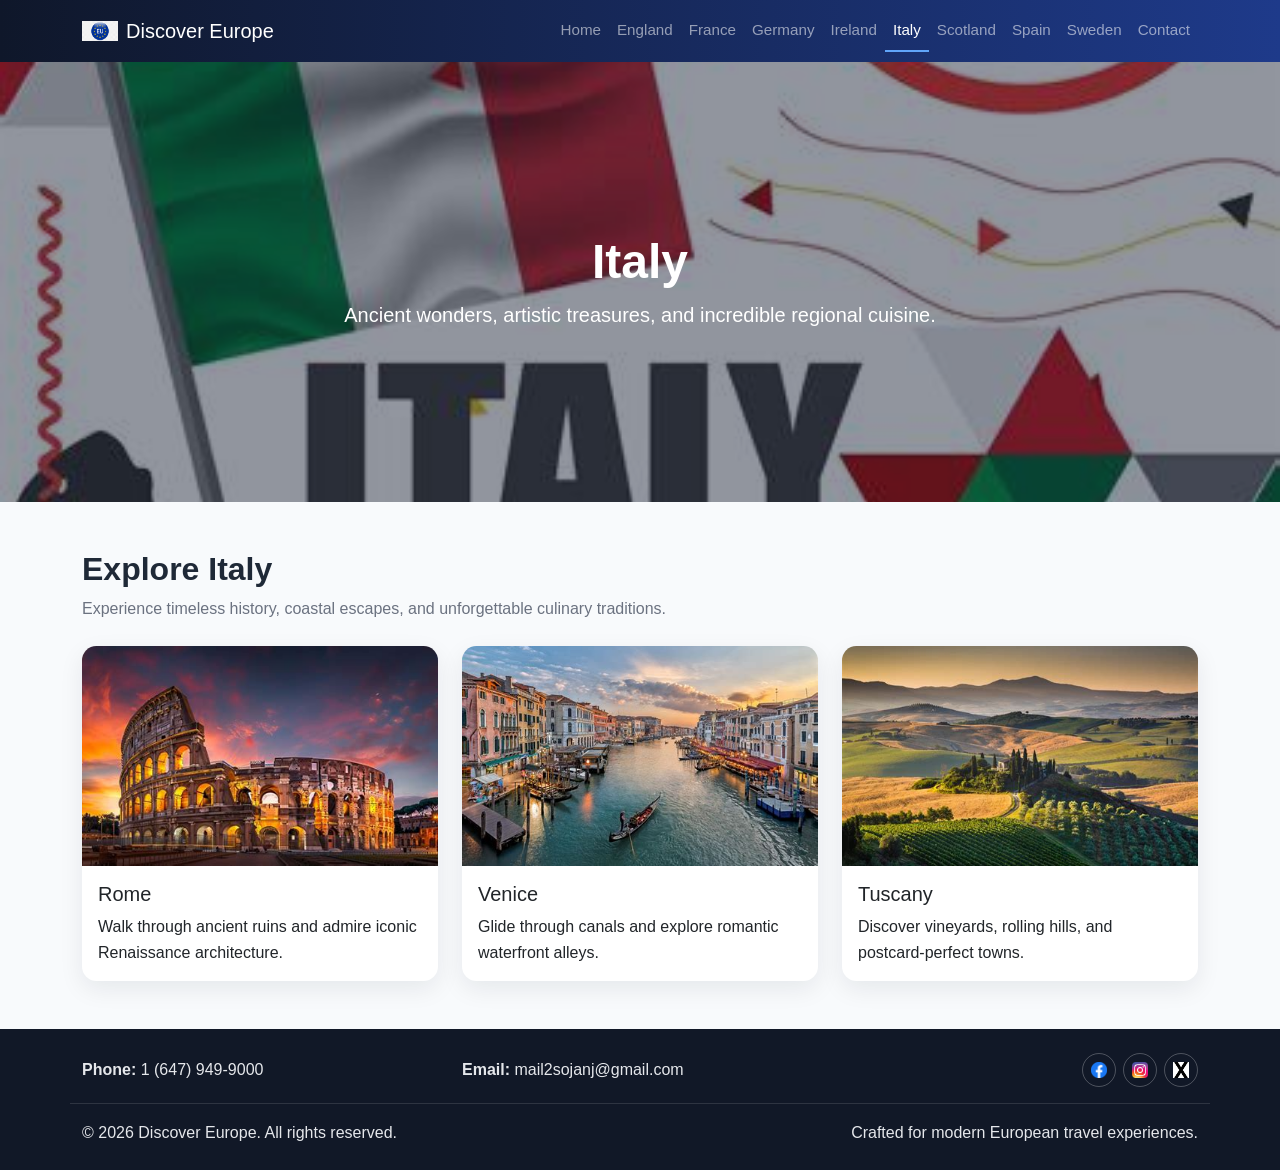
<file: italy.html>
<!DOCTYPE html>
<html lang="en">
<head>
  <meta charset="UTF-8">
  <meta name="viewport" content="width=device-width, initial-scale=1.0">
  <title>Discover Europe | Italy</title>
  <link href="https://cdn.jsdelivr.net/npm/bootstrap@5.3.3/dist/css/bootstrap.min.css" rel="stylesheet">
  <link rel="stylesheet" href="css/custom.css">
</head>
<body>
  <nav class="navbar navbar-expand-lg navbar-dark site-navbar sticky-top">
    <div class="container">
      <a class="navbar-brand d-flex align-items-center gap-2" href="index.html"><img src="./images/logo.png" alt="Discover Europe logo" class="site-logo"><span>Discover Europe</span></a>
      <button class="navbar-toggler" type="button" data-bs-toggle="collapse" data-bs-target="#mainNavbar"><span class="navbar-toggler-icon"></span></button>
      <div class="collapse navbar-collapse" id="mainNavbar">
        <ul class="navbar-nav ms-auto mb-2 mb-lg-0">
          <li class="nav-item"><a class="nav-link" href="index.html">Home</a></li><li class="nav-item"><a class="nav-link" href="england.html">England</a></li><li class="nav-item"><a class="nav-link" href="france.html">France</a></li><li class="nav-item"><a class="nav-link" href="germany.html">Germany</a></li><li class="nav-item"><a class="nav-link" href="ireland.html">Ireland</a></li><li class="nav-item"><a class="nav-link active" aria-current="page" href="italy.html">Italy</a></li><li class="nav-item"><a class="nav-link" href="scotland.html">Scotland</a></li><li class="nav-item"><a class="nav-link" href="spain.html">Spain</a></li><li class="nav-item"><a class="nav-link" href="sweden.html">Sweden</a></li><li class="nav-item"><a class="nav-link" href="contact.html">Contact</a></li>
        </ul>
      </div>
    </div>
  </nav>
  <header class="hero-banner position-relative">
    <img src="./images/banner-italy.jpg" class="img-fluid w-100 banner-image" alt="Italy banner">
    <div class="banner-overlay d-flex align-items-center justify-content-center text-center">
      <div class="container"><h1 class="display-5 fw-bold">Italy</h1><p class="lead mb-0">Ancient wonders, artistic treasures, and incredible regional cuisine.</p></div>
    </div>
  </header>
  <main class="py-5">
    <section class="container">
      <h2 class="section-title">Explore Italy</h2>
      <p class="section-subtitle">Experience timeless history, coastal escapes, and unforgettable culinary traditions.</p>
      <div class="row g-4">
        <div class="col-12 col-md-6 col-lg-4"><article class="card destination-card h-100"><img src="./images/italy-rome.jpg" class="card-img-top" alt="Rome"><div class="card-body"><h3 class="h5 card-title">Rome</h3><p class="card-text">Walk through ancient ruins and admire iconic Renaissance architecture.</p></div></article></div>
        <div class="col-12 col-md-6 col-lg-4"><article class="card destination-card h-100"><img src="./images/italy-venice.jpg" class="card-img-top" alt="Venice"><div class="card-body"><h3 class="h5 card-title">Venice</h3><p class="card-text">Glide through canals and explore romantic waterfront alleys.</p></div></article></div>
        <div class="col-12 col-md-6 col-lg-4"><article class="card destination-card h-100"><img src="./images/italy-tuscany.jpg" class="card-img-top" alt="Tuscany"><div class="card-body"><h3 class="h5 card-title">Tuscany</h3><p class="card-text">Discover vineyards, rolling hills, and postcard-perfect towns.</p></div></article></div>
      </div>
    </section>
  </main>
  <footer class="site-footer py-4">
    <div class="container">
      <div class="row gy-3 align-items-center footer-top pb-3 mb-3"><div class="col-12 col-md-4"><strong>Phone:</strong> 1 (647) 949-9000</div><div class="col-12 col-md-4"><strong>Email:</strong> mail2sojanj@gmail.com</div><div class="col-12 col-md-4 text-md-end social-icons"><a href="#" aria-label="Facebook"><img src="./icons/facebook.png" alt="Facebook icon"></a><a href="#" aria-label="Instagram"><img src="./icons/instagram.png" alt="Instagram icon"></a><a href="#" aria-label="Twitter"><img src="./icons/twitter.jpg" alt="Twitter icon"></a></div></div>
      <div class="row gy-2 align-items-center footer-bottom"><div class="col-12 col-md-6">&copy; 2026 Discover Europe. All rights reserved.</div><div class="col-12 col-md-6 text-md-end">Crafted for modern European travel experiences.</div></div>
    </div>
  </footer>
  <script src="https://cdn.jsdelivr.net/npm/bootstrap@5.3.3/dist/js/bootstrap.bundle.min.js"></script>
</body>
</html>
</file>
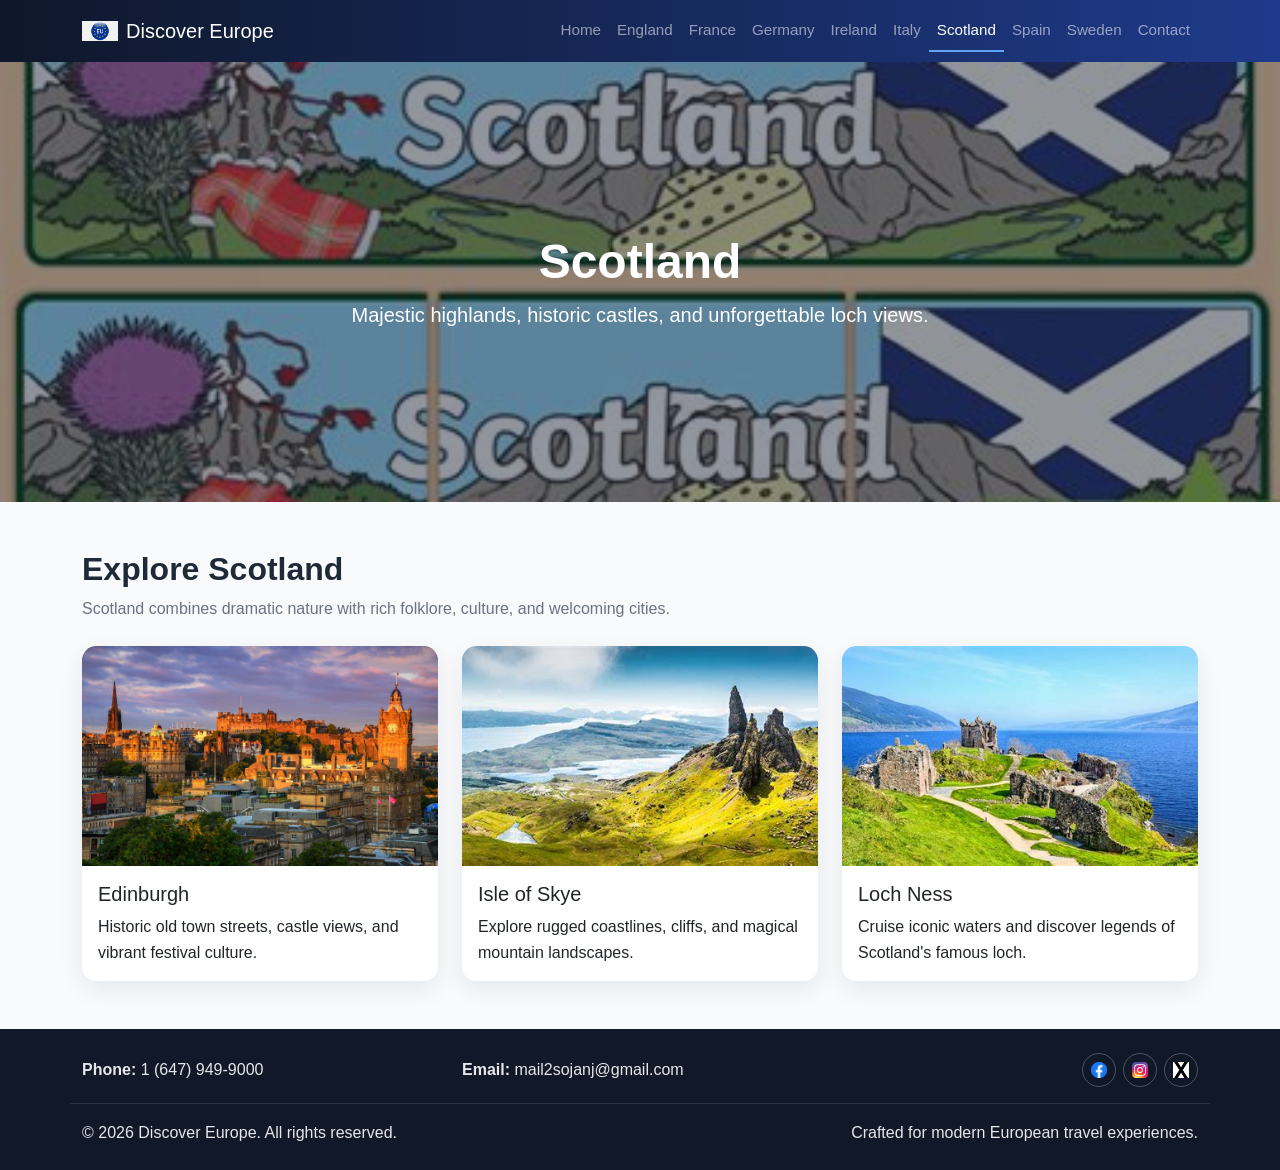
<file: scotland.html>
<!DOCTYPE html>
<html lang="en">
<head>
  <meta charset="UTF-8">
  <meta name="viewport" content="width=device-width, initial-scale=1.0">
  <title>Discover Europe | Scotland</title>
  <link href="https://cdn.jsdelivr.net/npm/bootstrap@5.3.3/dist/css/bootstrap.min.css" rel="stylesheet">
  <link rel="stylesheet" href="css/custom.css">
</head>
<body>
  <nav class="navbar navbar-expand-lg navbar-dark site-navbar sticky-top">
    <div class="container">
      <a class="navbar-brand d-flex align-items-center gap-2" href="index.html"><img src="./images/logo.png" alt="Discover Europe logo" class="site-logo"><span>Discover Europe</span></a>
      <button class="navbar-toggler" type="button" data-bs-toggle="collapse" data-bs-target="#mainNavbar"><span class="navbar-toggler-icon"></span></button>
      <div class="collapse navbar-collapse" id="mainNavbar">
        <ul class="navbar-nav ms-auto mb-2 mb-lg-0">
          <li class="nav-item"><a class="nav-link" href="index.html">Home</a></li><li class="nav-item"><a class="nav-link" href="england.html">England</a></li><li class="nav-item"><a class="nav-link" href="france.html">France</a></li><li class="nav-item"><a class="nav-link" href="germany.html">Germany</a></li><li class="nav-item"><a class="nav-link" href="ireland.html">Ireland</a></li><li class="nav-item"><a class="nav-link" href="italy.html">Italy</a></li><li class="nav-item"><a class="nav-link active" aria-current="page" href="scotland.html">Scotland</a></li><li class="nav-item"><a class="nav-link" href="spain.html">Spain</a></li><li class="nav-item"><a class="nav-link" href="sweden.html">Sweden</a></li><li class="nav-item"><a class="nav-link" href="contact.html">Contact</a></li>
        </ul>
      </div>
    </div>
  </nav>
  <header class="hero-banner position-relative">
    <img src="./images/banner-scotland.jpg" class="img-fluid w-100 banner-image" alt="Scotland banner">
    <div class="banner-overlay d-flex align-items-center justify-content-center text-center">
      <div class="container"><h1 class="display-5 fw-bold">Scotland</h1><p class="lead mb-0">Majestic highlands, historic castles, and unforgettable loch views.</p></div>
    </div>
  </header>
  <main class="py-5">
    <section class="container">
      <h2 class="section-title">Explore Scotland</h2>
      <p class="section-subtitle">Scotland combines dramatic nature with rich folklore, culture, and welcoming cities.</p>
      <div class="row g-4">
        <div class="col-12 col-md-6 col-lg-4"><article class="card destination-card h-100"><img src="./images/scotland-edinburgh.jpg" class="card-img-top" alt="Edinburgh"><div class="card-body"><h3 class="h5 card-title">Edinburgh</h3><p class="card-text">Historic old town streets, castle views, and vibrant festival culture.</p></div></article></div>
        <div class="col-12 col-md-6 col-lg-4"><article class="card destination-card h-100"><img src="./images/scotland-isle-skye.jpg" class="card-img-top" alt="Isle of Skye"><div class="card-body"><h3 class="h5 card-title">Isle of Skye</h3><p class="card-text">Explore rugged coastlines, cliffs, and magical mountain landscapes.</p></div></article></div>
        <div class="col-12 col-md-6 col-lg-4"><article class="card destination-card h-100"><img src="./images/scotland-loch-ness.jpg" class="card-img-top" alt="Loch Ness"><div class="card-body"><h3 class="h5 card-title">Loch Ness</h3><p class="card-text">Cruise iconic waters and discover legends of Scotland's famous loch.</p></div></article></div>
      </div>
    </section>
  </main>
  <footer class="site-footer py-4">
    <div class="container">
      <div class="row gy-3 align-items-center footer-top pb-3 mb-3"><div class="col-12 col-md-4"><strong>Phone:</strong> 1 (647) 949-9000</div><div class="col-12 col-md-4"><strong>Email:</strong> mail2sojanj@gmail.com</div><div class="col-12 col-md-4 text-md-end social-icons"><a href="#" aria-label="Facebook"><img src="./icons/facebook.png" alt="Facebook icon"></a><a href="#" aria-label="Instagram"><img src="./icons/instagram.png" alt="Instagram icon"></a><a href="#" aria-label="Twitter"><img src="./icons/twitter.jpg" alt="Twitter icon"></a></div></div>
      <div class="row gy-2 align-items-center footer-bottom"><div class="col-12 col-md-6">&copy; 2026 Discover Europe. All rights reserved.</div><div class="col-12 col-md-6 text-md-end">Crafted for modern European travel experiences.</div></div>
    </div>
  </footer>
  <script src="https://cdn.jsdelivr.net/npm/bootstrap@5.3.3/dist/js/bootstrap.bundle.min.js"></script>
</body>
</html>
</file>
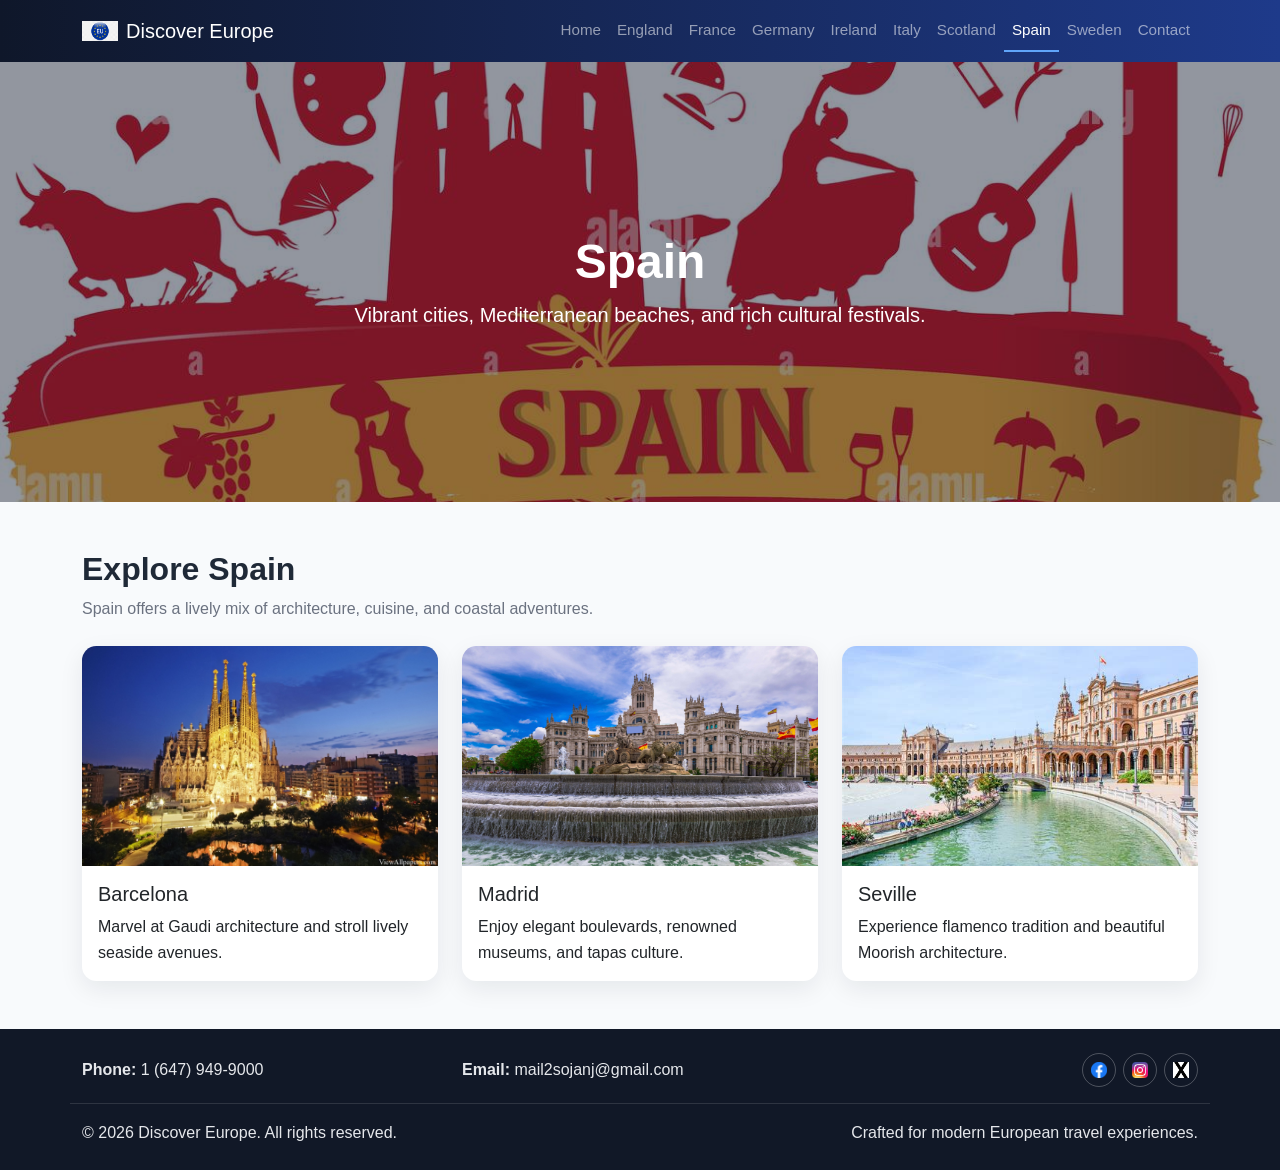
<file: spain.html>
<!DOCTYPE html>
<html lang="en">
<head>
  <meta charset="UTF-8">
  <meta name="viewport" content="width=device-width, initial-scale=1.0">
  <title>Discover Europe | Spain</title>
  <link href="https://cdn.jsdelivr.net/npm/bootstrap@5.3.3/dist/css/bootstrap.min.css" rel="stylesheet">
  <link rel="stylesheet" href="css/custom.css">
</head>
<body>
  <nav class="navbar navbar-expand-lg navbar-dark site-navbar sticky-top">
    <div class="container">
      <a class="navbar-brand d-flex align-items-center gap-2" href="index.html"><img src="images/logo.png" alt="Discover Europe logo" class="site-logo"><span>Discover Europe</span></a>
      <button class="navbar-toggler" type="button" data-bs-toggle="collapse" data-bs-target="#mainNavbar"><span class="navbar-toggler-icon"></span></button>
      <div class="collapse navbar-collapse" id="mainNavbar">
        <ul class="navbar-nav ms-auto mb-2 mb-lg-0">
          <li class="nav-item"><a class="nav-link" href="index.html">Home</a></li><li class="nav-item"><a class="nav-link" href="england.html">England</a></li><li class="nav-item"><a class="nav-link" href="france.html">France</a></li><li class="nav-item"><a class="nav-link" href="germany.html">Germany</a></li><li class="nav-item"><a class="nav-link" href="ireland.html">Ireland</a></li><li class="nav-item"><a class="nav-link" href="italy.html">Italy</a></li><li class="nav-item"><a class="nav-link" href="scotland.html">Scotland</a></li><li class="nav-item"><a class="nav-link active" aria-current="page" href="spain.html">Spain</a></li><li class="nav-item"><a class="nav-link" href="sweden.html">Sweden</a></li><li class="nav-item"><a class="nav-link" href="contact.html">Contact</a></li>
        </ul>
      </div>
    </div>
  </nav>
  <header class="hero-banner position-relative">
    <img src="./images/banner-spain.jpg" class="img-fluid w-100 banner-image" alt="Spain banner">
    <div class="banner-overlay d-flex align-items-center justify-content-center text-center">
      <div class="container"><h1 class="display-5 fw-bold">Spain</h1><p class="lead mb-0">Vibrant cities, Mediterranean beaches, and rich cultural festivals.</p></div>
    </div>
  </header>
  <main class="py-5">
    <section class="container">
      <h2 class="section-title">Explore Spain</h2>
      <p class="section-subtitle">Spain offers a lively mix of architecture, cuisine, and coastal adventures.</p>
      <div class="row g-4">
        <div class="col-12 col-md-6 col-lg-4"><article class="card destination-card h-100"><img src="./images/spain-barcelona.jpg" class="card-img-top" alt="Barcelona"><div class="card-body"><h3 class="h5 card-title">Barcelona</h3><p class="card-text">Marvel at Gaudi architecture and stroll lively seaside avenues.</p></div></article></div>
        <div class="col-12 col-md-6 col-lg-4"><article class="card destination-card h-100"><img src="./images/spain-madrid.jpg" class="card-img-top" alt="Madrid"><div class="card-body"><h3 class="h5 card-title">Madrid</h3><p class="card-text">Enjoy elegant boulevards, renowned museums, and tapas culture.</p></div></article></div>
        <div class="col-12 col-md-6 col-lg-4"><article class="card destination-card h-100"><img src="./images/spain-seville.jpg" class="card-img-top" alt="Seville"><div class="card-body"><h3 class="h5 card-title">Seville</h3><p class="card-text">Experience flamenco tradition and beautiful Moorish architecture.</p></div></article></div>
      </div>
    </section>
  </main>
  <footer class="site-footer py-4">
    <div class="container">
      <div class="row gy-3 align-items-center footer-top pb-3 mb-3"><div class="col-12 col-md-4"><strong>Phone:</strong> 1 (647) 949-9000</div><div class="col-12 col-md-4"><strong>Email:</strong> mail2sojanj@gmail.com</div><div class="col-12 col-md-4 text-md-end social-icons"><a href="#" aria-label="Facebook"><img src="./icons/facebook.png" alt="Facebook icon"></a><a href="#" aria-label="Instagram"><img src="./icons/instagram.png" alt="Instagram icon"></a><a href="#" aria-label="Twitter"><img src="./icons/twitter.jpg" alt="Twitter icon"></a></div></div>
      <div class="row gy-2 align-items-center footer-bottom"><div class="col-12 col-md-6">&copy; 2026 Discover Europe. All rights reserved.</div><div class="col-12 col-md-6 text-md-end">Crafted for modern European travel experiences.</div></div>
    </div>
  </footer>
  <script src="https://cdn.jsdelivr.net/npm/bootstrap@5.3.3/dist/js/bootstrap.bundle.min.js"></script>
</body>
</html>
</file>
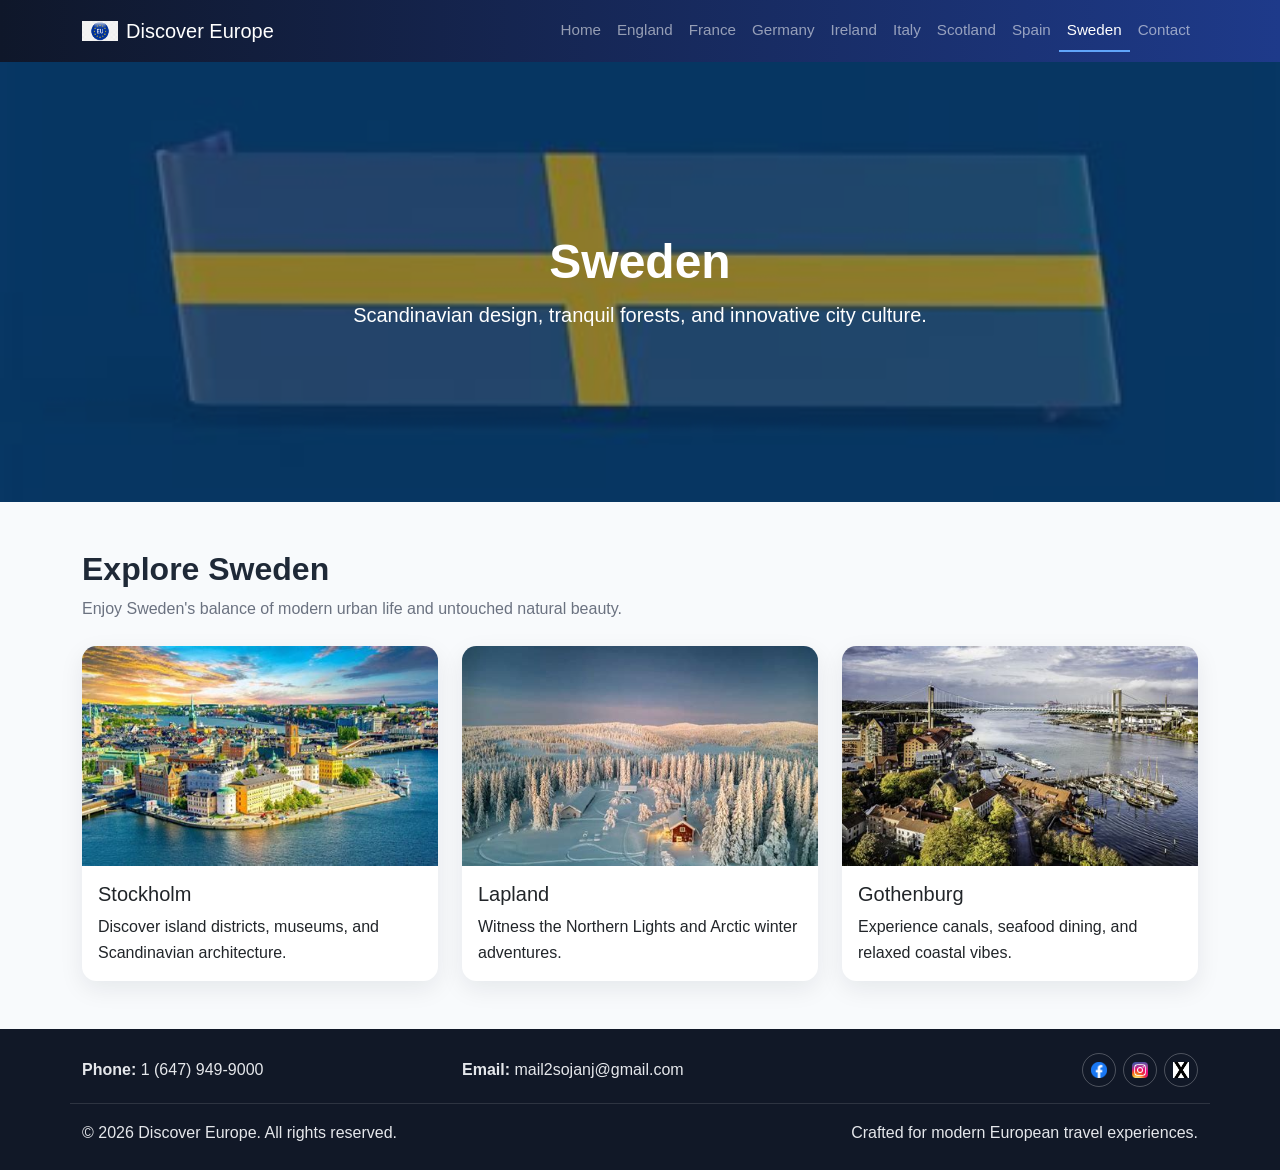
<file: sweden.html>
<!DOCTYPE html>
<html lang="en">
<head>
  <meta charset="UTF-8">
  <meta name="viewport" content="width=device-width, initial-scale=1.0">
  <title>Discover Europe | Sweden</title>
  <link href="https://cdn.jsdelivr.net/npm/bootstrap@5.3.3/dist/css/bootstrap.min.css" rel="stylesheet">
  <link rel="stylesheet" href="css/custom.css">
</head>
<body>
  <nav class="navbar navbar-expand-lg navbar-dark site-navbar sticky-top">
    <div class="container">
      <a class="navbar-brand d-flex align-items-center gap-2" href="index.html"><img src="./images/logo.png" alt="Discover Europe logo" class="site-logo"><span>Discover Europe</span></a>
      <button class="navbar-toggler" type="button" data-bs-toggle="collapse" data-bs-target="#mainNavbar"><span class="navbar-toggler-icon"></span></button>
      <div class="collapse navbar-collapse" id="mainNavbar">
        <ul class="navbar-nav ms-auto mb-2 mb-lg-0">
          <li class="nav-item"><a class="nav-link" href="index.html">Home</a></li><li class="nav-item"><a class="nav-link" href="england.html">England</a></li><li class="nav-item"><a class="nav-link" href="france.html">France</a></li><li class="nav-item"><a class="nav-link" href="germany.html">Germany</a></li><li class="nav-item"><a class="nav-link" href="ireland.html">Ireland</a></li><li class="nav-item"><a class="nav-link" href="italy.html">Italy</a></li><li class="nav-item"><a class="nav-link" href="scotland.html">Scotland</a></li><li class="nav-item"><a class="nav-link" href="spain.html">Spain</a></li><li class="nav-item"><a class="nav-link active" aria-current="page" href="sweden.html">Sweden</a></li><li class="nav-item"><a class="nav-link" href="contact.html">Contact</a></li>
        </ul>
      </div>
    </div>
  </nav>
  <header class="hero-banner position-relative">
    <img src="./images/banner-sweden.jpg" class="img-fluid w-100 banner-image" alt="Sweden banner">
    <div class="banner-overlay d-flex align-items-center justify-content-center text-center">
      <div class="container"><h1 class="display-5 fw-bold">Sweden</h1><p class="lead mb-0">Scandinavian design, tranquil forests, and innovative city culture.</p></div>
    </div>
  </header>
  <main class="py-5">
    <section class="container">
      <h2 class="section-title">Explore Sweden</h2>
      <p class="section-subtitle">Enjoy Sweden's balance of modern urban life and untouched natural beauty.</p>
      <div class="row g-4">
        <div class="col-12 col-md-6 col-lg-4"><article class="card destination-card h-100"><img src="./images/sweden-stockholm.jpg" class="card-img-top" alt="Stockholm"><div class="card-body"><h3 class="h5 card-title">Stockholm</h3><p class="card-text">Discover island districts, museums, and Scandinavian architecture.</p></div></article></div>
        <div class="col-12 col-md-6 col-lg-4"><article class="card destination-card h-100"><img src="./images/sweden-lapland.jpg" class="card-img-top" alt="Lapland"><div class="card-body"><h3 class="h5 card-title">Lapland</h3><p class="card-text">Witness the Northern Lights and Arctic winter adventures.</p></div></article></div>
        <div class="col-12 col-md-6 col-lg-4"><article class="card destination-card h-100"><img src="./images/sweden-gothenburg.jpg" class="card-img-top" alt="Gothenburg"><div class="card-body"><h3 class="h5 card-title">Gothenburg</h3><p class="card-text">Experience canals, seafood dining, and relaxed coastal vibes.</p></div></article></div>
      </div>
    </section>
  </main>
  <footer class="site-footer py-4">
    <div class="container">
        <div class="row gy-3 align-items-center footer-top pb-3 mb-3"><div class="col-12 col-md-4"><strong>Phone:</strong> 1 (647) 949-9000</div><div class="col-12 col-md-4"><strong>Email:</strong> mail2sojanj@gmail.com</div><div class="col-12 col-md-4 text-md-end social-icons"><a href="#" aria-label="Facebook"><img src="./icons/facebook.png" alt="Facebook icon"></a><a href="#" aria-label="Instagram"><img src="./icons/instagram.png" alt="Instagram icon"></a><a href="#" aria-label="Twitter"><img src="./icons/twitter.jpg" alt="Twitter icon"></a></div></div>
      <div class="row gy-2 align-items-center footer-bottom"><div class="col-12 col-md-6">&copy; 2026 Discover Europe. All rights reserved.</div><div class="col-12 col-md-6 text-md-end">Crafted for modern European travel experiences.</div></div>
    </div>
  </footer>
  <script src="https://cdn.jsdelivr.net/npm/bootstrap@5.3.3/dist/js/bootstrap.bundle.min.js"></script>
</body>
</html>
</file>
<file: css/custom.css>
:root {
  --primary-color: #1e3a8a;
  --accent-color: #60a5fa;
  --text-color: #1f2937;
  --muted-color: #6b7280;
  --footer-bg: #111827;
}

body {
  font-family: "Segoe UI", Tahoma, Geneva, Verdana, sans-serif;
  color: var(--text-color);
  line-height: 1.6;
  background-color: #f8fafc;
}

.site-navbar {
  background: linear-gradient(90deg, #0f172a, var(--primary-color));
}

.site-logo {
  width: 36px;
  height: 36px;
  object-fit: contain;
}

.navbar .nav-link {
  font-weight: 500;
  font-size: 0.95rem;
  transition: color 0.25s ease;
}

.navbar .nav-link:hover {
  color: #bfdbfe;
}

.navbar .nav-link.active {
  color: #ffffff;
  border-bottom: 2px solid var(--accent-color);
}

.hero-banner {
  min-height: 260px;
}

.banner-image {
  min-height: 260px;
  max-height: 440px;
  object-fit: cover;
}

.banner-overlay {
  position: absolute;
  inset: 0;
  background: rgba(15, 23, 42, 0.45);
  color: #ffffff;
  padding: 1rem;
}

.section-title {
  font-weight: 700;
  margin-bottom: 0.5rem;
}

.section-subtitle {
  color: var(--muted-color);
  margin-bottom: 1.5rem;
}

.destination-card {
  border: 0;
  border-radius: 0.9rem;
  overflow: hidden;
  box-shadow: 0 8px 24px rgba(15, 23, 42, 0.08);
  transition: transform 0.3s ease, box-shadow 0.3s ease;
}

.destination-card img {
  height: 220px;
  object-fit: cover;
}

.destination-card:hover {
  transform: translateY(-6px);
  box-shadow: 0 14px 28px rgba(15, 23, 42, 0.14);
}

.contact-form {
  background-color: #ffffff;
}

.site-footer {
  background-color: var(--footer-bg);
  color: #e5e7eb;
}

.footer-top {
  border-bottom: 1px solid rgba(255, 255, 255, 0.12);
}

.site-footer a {
  color: #e5e7eb;
  text-decoration: none;
}

.social-icons a {
  display: inline-flex;
  align-items: center;
  justify-content: center;
  width: 34px;
  height: 34px;
  margin-left: 0.45rem;
  border: 1px solid rgba(255, 255, 255, 0.25);
  border-radius: 50%;
  transition: all 0.25s ease;
}

.social-icons a:hover {
  background-color: var(--accent-color);
  border-color: var(--accent-color);
}

.social-icons img {
  width: 16px;
  height: 16px;
}

@media (max-width: 991.98px) {
  .navbar .nav-link.active {
    border-bottom: 0;
  }
}

@media (max-width: 767.98px) {
  .banner-image {
    min-height: 220px;
  }

  .banner-overlay h1 {
    font-size: 1.85rem;
  }

  .social-icons a {
    margin-left: 0;
    margin-right: 0.45rem;
  }
}
</file>
